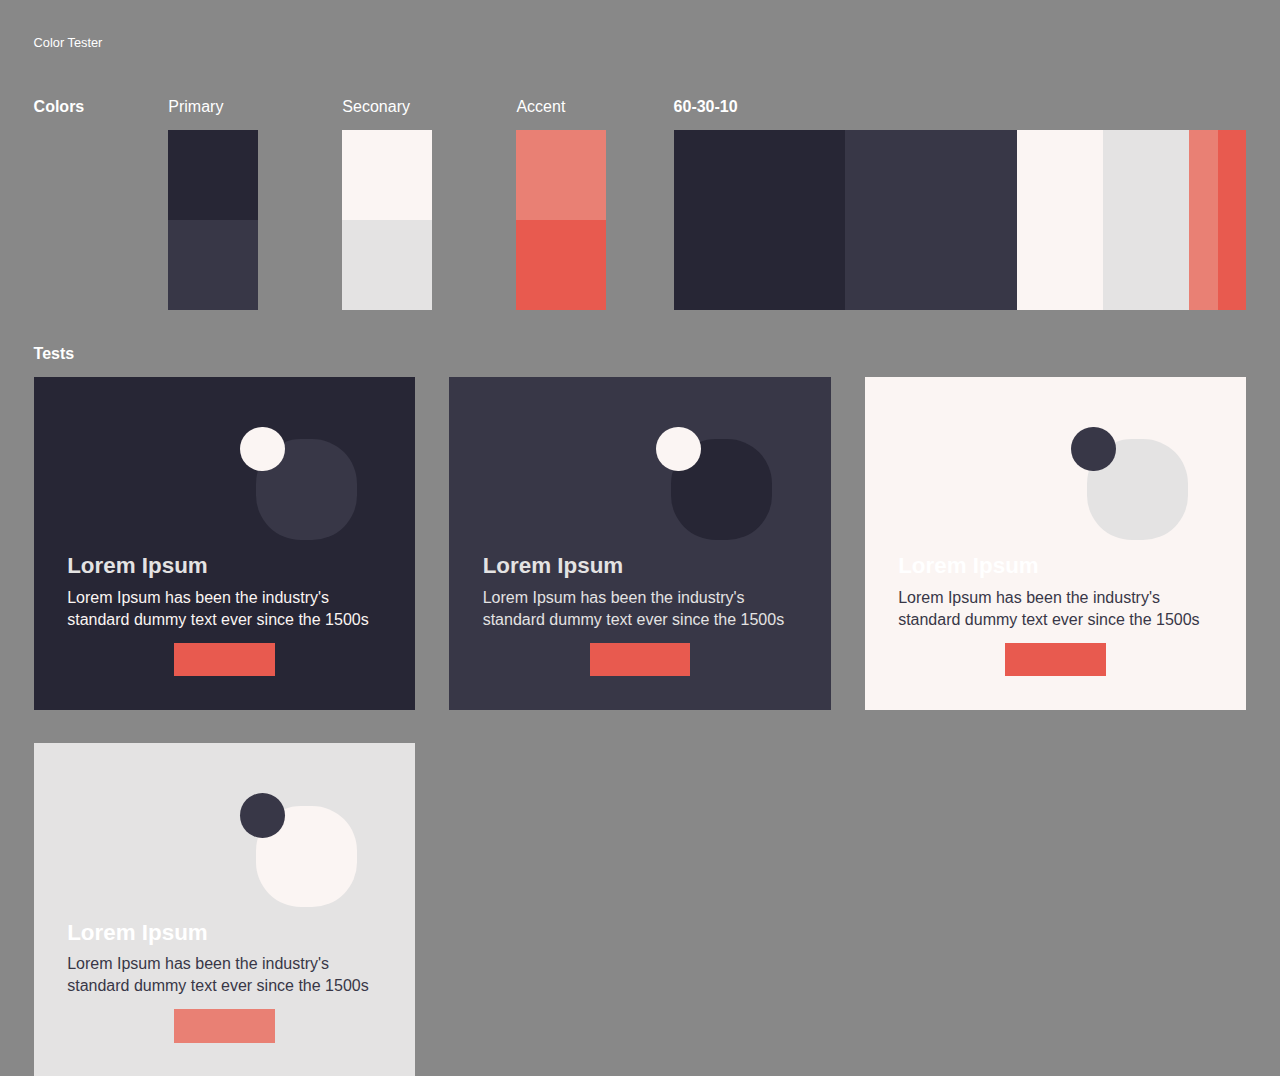
<file: 12c.01.02.color-tester/index.html>
<!DOCTYPE html>
<html lang="en">
  <head>
    <meta charset="UTF-8">
    <meta name="viewport" content="width=device-width, initial-scale=1.0">
    <meta http-equiv="X-UA-Compatible" content="ie=edge">
    <title>Color Tester</title>
    <!--Template adapted from https://www.freecodecamp.org/news/basic-html5-template-boilerplate-code-example/ -->
    <!--Lorem ipsum from https://www.lipsum.com/ -->
    <link rel="stylesheet" href="style.css">
  </head>
  <body>
    <header>
      <p class="small">Color Tester</p>
    </header>
    <main>
      <section id="colors">
        <article id="samples">
          <p class="bold">Colors</p>
          <div>
            <p>Primary</p>
            <div class="colorbox color1"></div>
            <div class="colorbox color2"></div>
          </div>
          <div>
            <p>Seconary</p>
            <div class="colorbox color3"></div>
            <div class="colorbox color4"></div>
          </div>
          <div>
            <p>Accent</p>
            <div class="colorbox color5"></div>
            <div class="colorbox color6"></div>
          </div>
        </article>
        <article id="rule">
          <p class="bold">60-30-10</p>
          <div class="percent100">
            <div class="percent30 color1"></div>
            <div class="percent30 color2"></div>
            <div class="percent15 color3"></div>
            <div class="percent15 color4"></div>
            <div class="percent5 color5"></div>
            <div class="percent5 color6"></div>
          </div>
        </article>
      </section>
      <section>
        <p class="bold">Tests</p>
      </section>
      <section id="tests">
        <article id="test1" class="test">
          <div class="circle1"></div>
          <div class="circle2"></div>
          <h2>Lorem Ipsum</h2>
          <p>
            Lorem Ipsum has been the industry's standard dummy text ever since the
            1500s
          </p>
          <div class="box"></div>
        </article>

        <article id="test2" class="test">
          <div class="circle1"></div>
          <div class="circle2"></div>
          <h2>Lorem Ipsum</h2>
          <p>
            Lorem Ipsum has been the industry's standard dummy text ever since the
            1500s
          </p>
          <div class="box"></div>
        </article>

        <article id="test3" class="test">
          <div class="circle1"></div>
          <div class="circle2"></div>
          <h2>Lorem Ipsum</h2>
          <p>
            Lorem Ipsum has been the industry's standard dummy text ever since the
            1500s
          </p>
          <div class="box"></div>
        </article>

        <article id="test4" class="test">
          <div class="circle1"></div>
          <div class="circle2"></div>
          <h2>Lorem Ipsum</h2>
          <p>
            Lorem Ipsum has been the industry's standard dummy text ever since the
            1500s
          </p>
          <div class="box"></div>
        </article>
      </section>
    </main>
  </body>
</html>
</file>
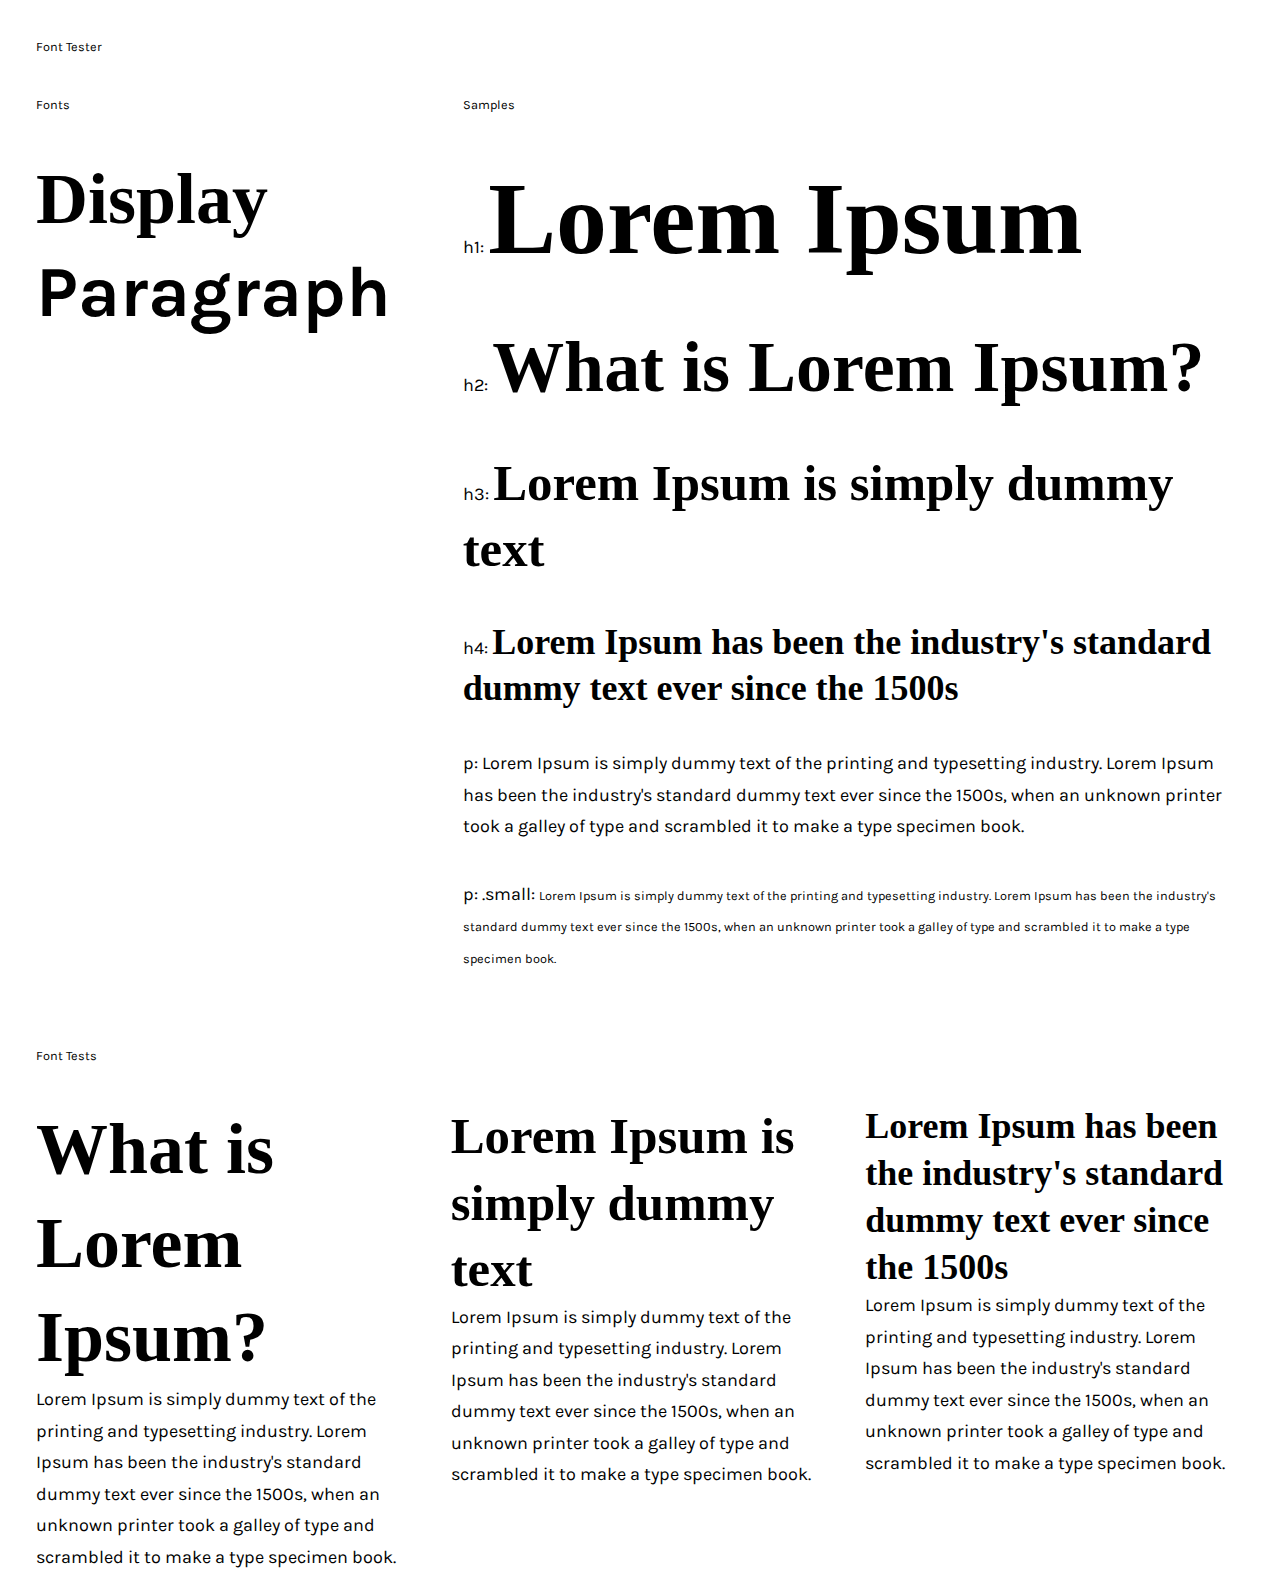
<file: 13c.01.01.font-tester/index.html>
<!DOCTYPE html>
<html lang="en">
  <head>
    <meta charset="UTF-8" />
    <meta name="viewport" content="width=device-width, initial-scale=1.0" />
    <meta http-equiv="X-UA-Compatible" content="ie=edge" />
    <title>Font Tester</title>
    <!--Template adapted from https://www.freecodecamp.org/news/basic-html5-template-boilerplate-code-example/ -->
    <!--Lorem ipsum from https://www.lipsum.com/ -->
    <link rel="preconnect" href="https://fonts.googleapis.com" />
    <link rel="preconnect" href="https://fonts.gstatic.com" crossorigin />
    <link
      href="https://fonts.googleapis.com/css2?family=Karla&family=Merriweather:wght@400;700&display=swap"
      rel="stylesheet"
    />
    <link rel="preconnect" href="https://fonts.googleapis.com" />
    <link href="https://api.fontshare.com/v2/css?f[]=gambetta@500,700&display=swap" rel="stylesheet" />
    <link rel="stylesheet" href="style.css" />
  </head>
  <body>
    <header>
      <p class="small">Font Tester</p>
    </header>
    <main>
      <section class="one_two_grid">
        <article id="fonts">
          <p class="small">Fonts</p>
          <div class="small_space"></div>
          <h2 class="display">Display</h2>
          <h2 class="paragraph">Paragraph</h2>
        </article>
        <article id="samples">
          <p class="small">Samples</p>
          <div class="small_space"></div>
          <p class="inline">h1:</p>
          <h1 class="inline">Lorem Ipsum</h1>
          <br />
          <div class="small_space"></div>
          <p class="inline">h2:</p>
          <h2 class="inline">What is Lorem Ipsum?</h2>
          <br />
          <div class="small_space"></div>
          <p class="inline">h3:</p>
          <h3 class="inline">Lorem Ipsum is simply dummy text</h3>
          <br />
          <div class="small_space"></div>
          <p class="inline">h4:</p>
          <h4 class="inline">Lorem Ipsum has been the industry's standard dummy text ever since the 1500s</h4>
          <br />
          <div class="small_space"></div>
          <p class="inline">p:</p>
          <p class="inline">
            Lorem Ipsum is simply dummy text of the printing and typesetting industry. Lorem Ipsum has been the
            industry's standard dummy text ever since the 1500s, when an unknown printer took a galley of type and
            scrambled it to make a type specimen book.
          </p>
          <br />
          <div class="small_space"></div>
          <p class="inline">p: .small:</p>
          <p class="inline small">
            Lorem Ipsum is simply dummy text of the printing and typesetting industry. Lorem Ipsum has been the
            industry's standard dummy text ever since the 1500s, when an unknown printer took a galley of type and
            scrambled it to make a type specimen book.
          </p>
          <div></div>
        </article>
      </section>
      <section>
        <div class="space"></div>
        <p class="small">Font Tests</p>
        <div class="small_space"></div>
      </section>
      <section class="one_one_one_grid">
        <div>
          <h2>What is Lorem Ipsum?</h2>
          <p>
            Lorem Ipsum is simply dummy text of the printing and typesetting industry. Lorem Ipsum has been the
            industry's standard dummy text ever since the 1500s, when an unknown printer took a galley of type and
            scrambled it to make a type specimen book.
          </p>
        </div>
        <div>
          <h3>Lorem Ipsum is simply dummy text</h3>
          <p>
            Lorem Ipsum is simply dummy text of the printing and typesetting industry. Lorem Ipsum has been the
            industry's standard dummy text ever since the 1500s, when an unknown printer took a galley of type and
            scrambled it to make a type specimen book.
          </p>
        </div>
        <div>
          <h4>Lorem Ipsum has been the industry's standard dummy text ever since the 1500s</h4>
          <p>
            Lorem Ipsum is simply dummy text of the printing and typesetting industry. Lorem Ipsum has been the
            industry's standard dummy text ever since the 1500s, when an unknown printer took a galley of type and
            scrambled it to make a type specimen book.
          </p>
        </div>
      </section>
    </main>
  </body>
</html>
</file>
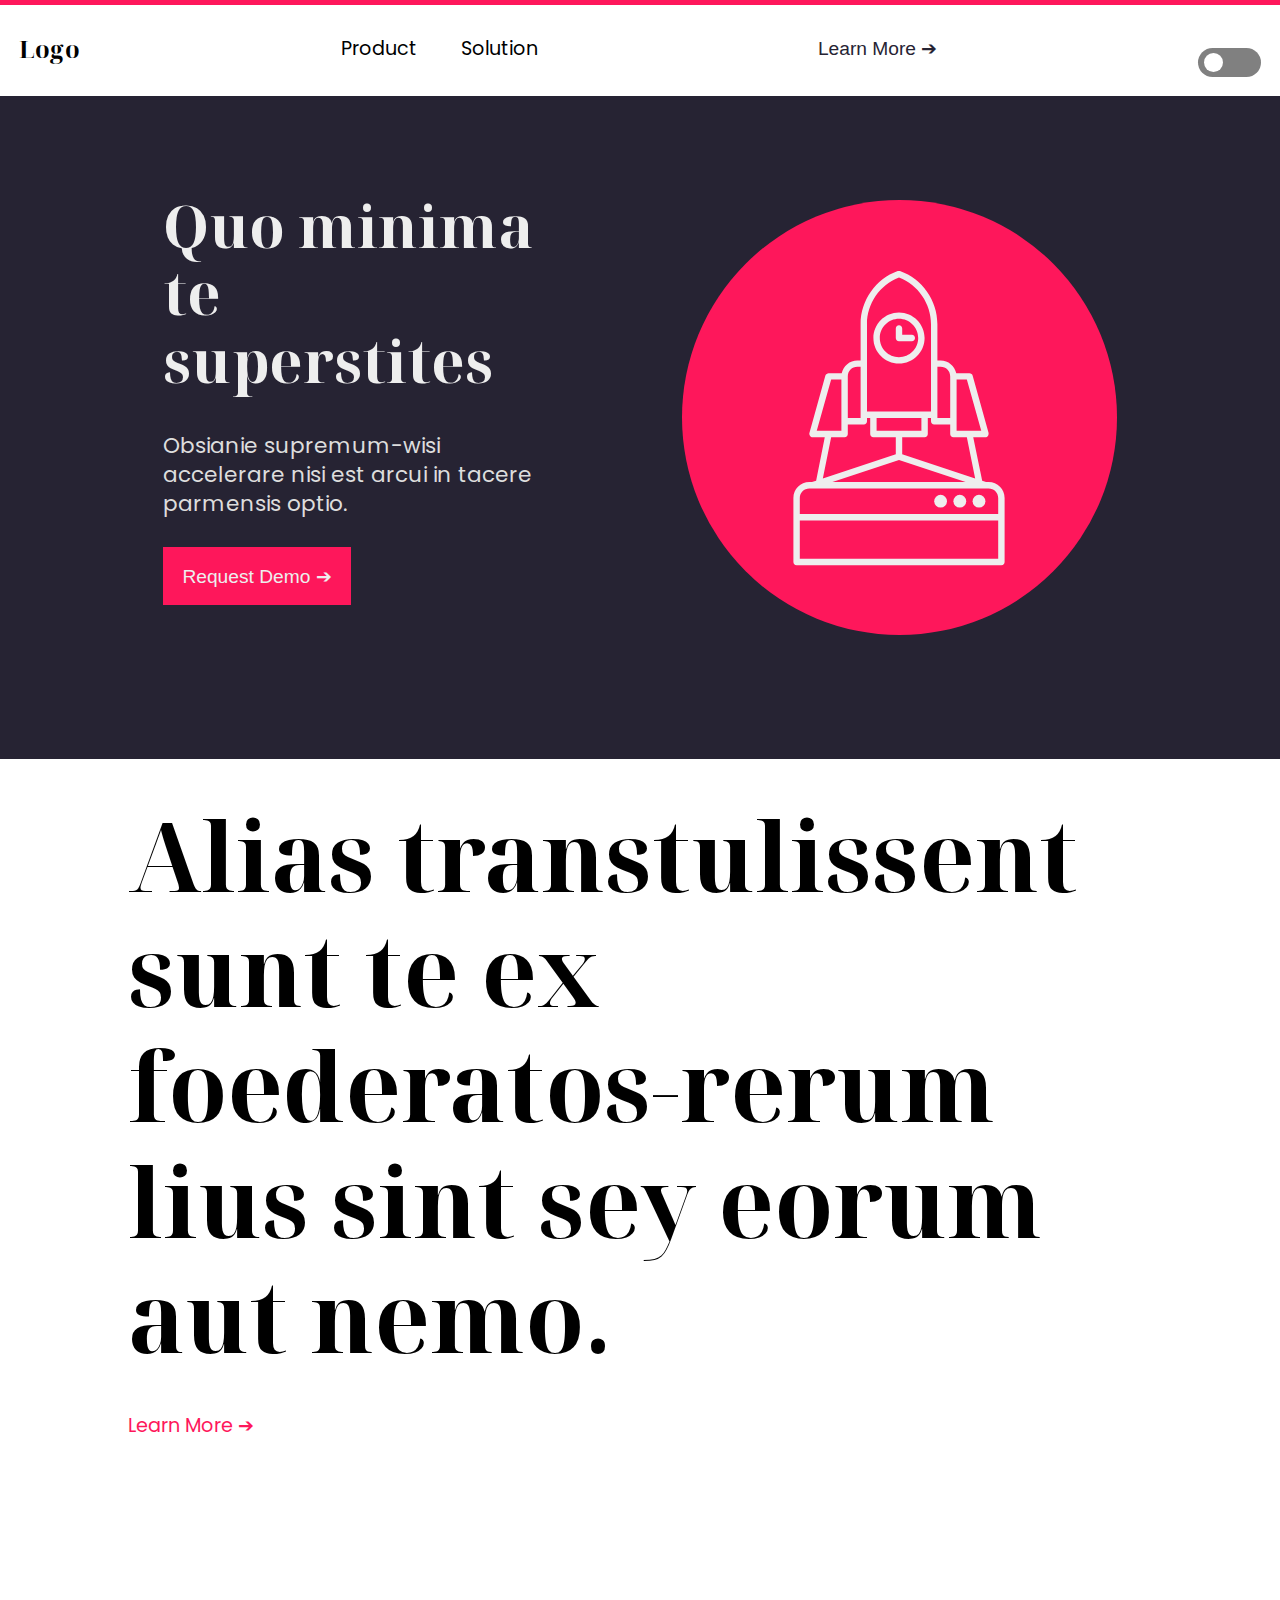
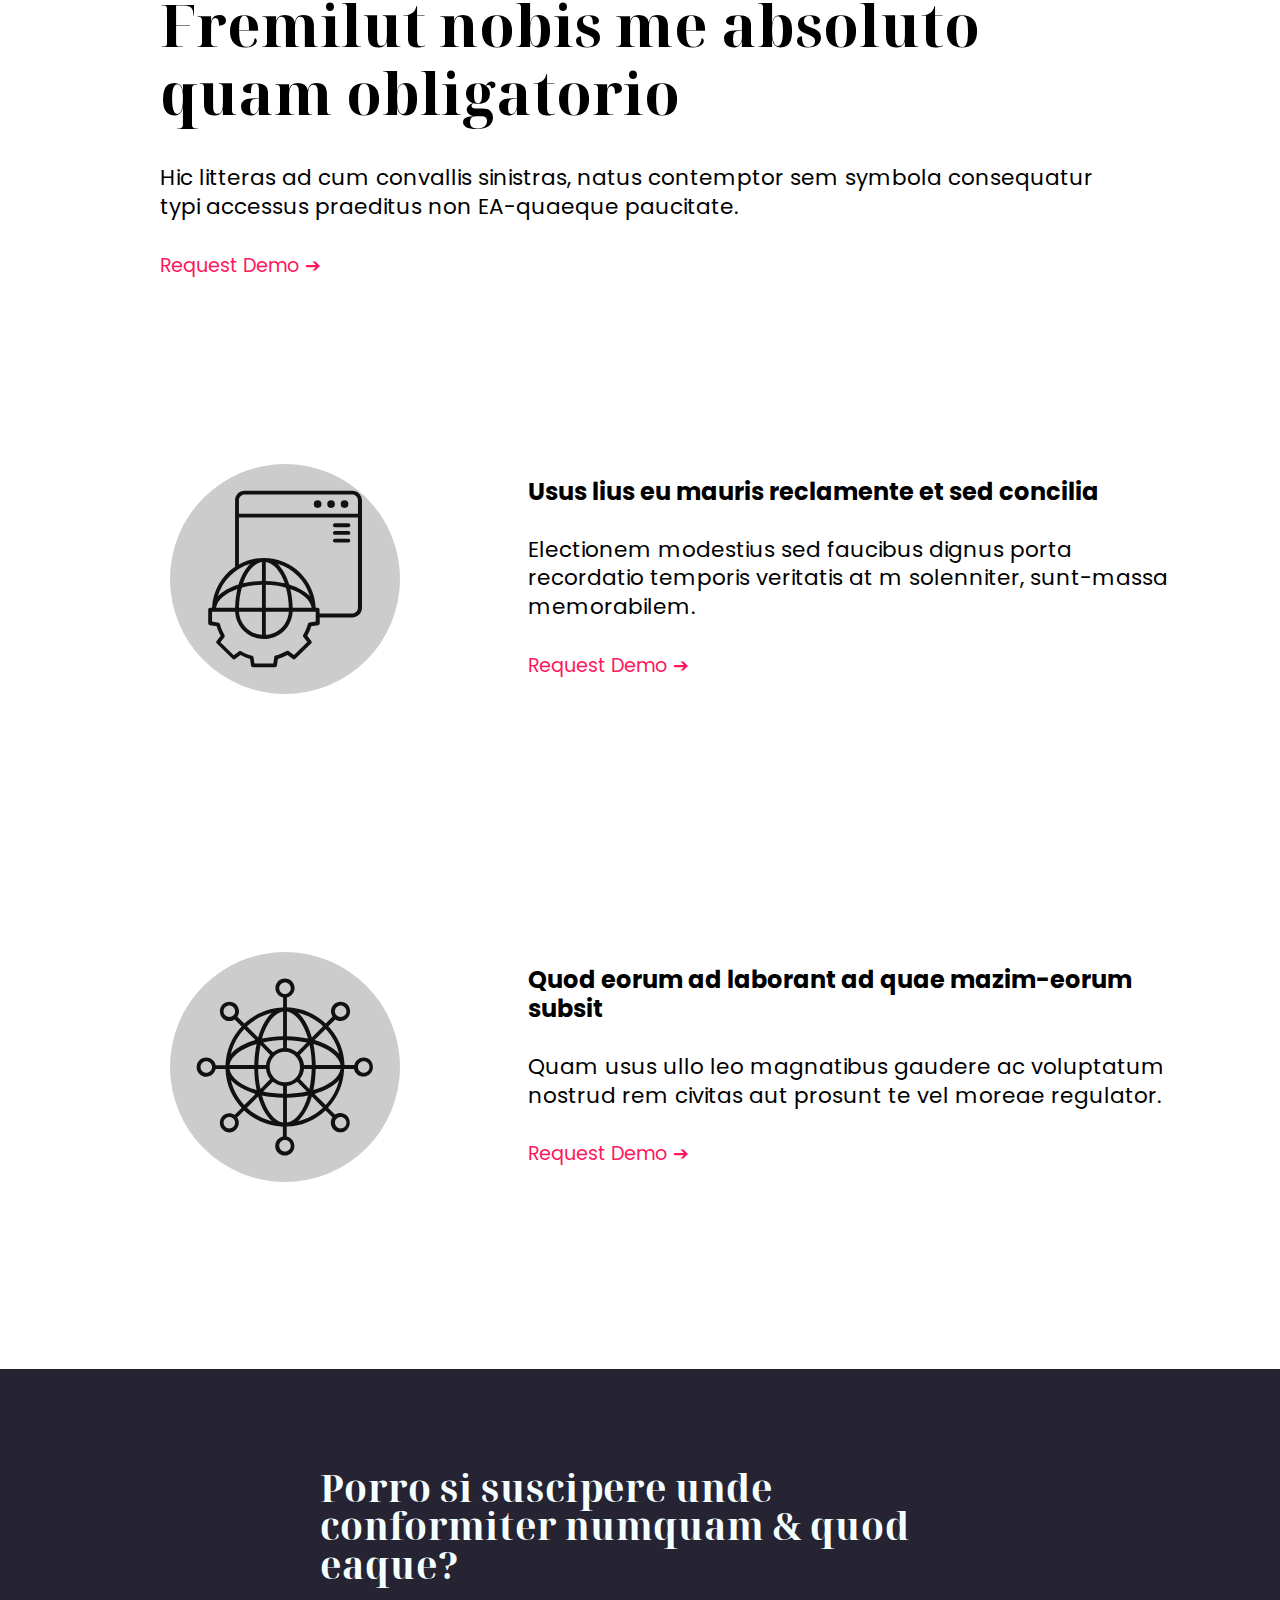
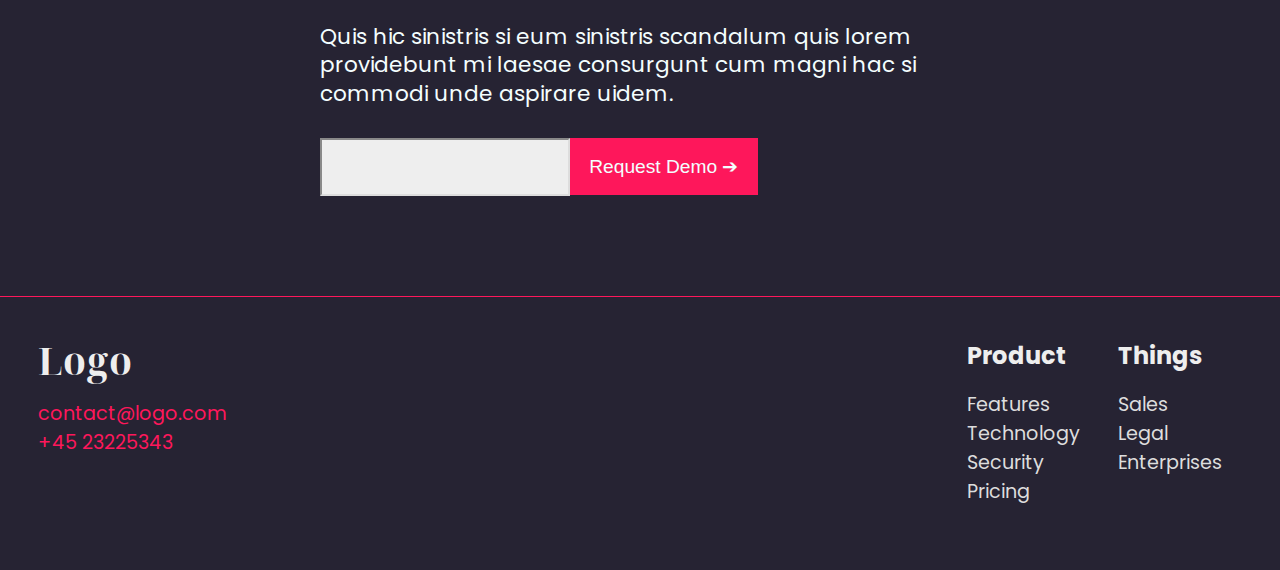
<file: 13c.01.02.colors-and-animations/index.html>
<!DOCTYPE html>
<html lang="en">
  <head>
    <meta charset="UTF-8" />
    <meta name="viewport" content="width=device-width, initial-scale=1.0" />
    <meta http-equiv="X-UA-Compatible" content="ie=edge" />
    <title>Color Assignment</title>
    <!-- Template adapted from https://www.freecodecamp.org/news/basic-html5-template-boilerplate-code-example/ -->
    <!-- Inspired by https://cequence.io/ & https://wage.numbered.studio/ for educational purpose-->
    <!-- Lorem Ipsum from https://loremizr.monkeymatt.com/ -->
    <!-- SVGs from https://www.svgrepo.com/ -->
    <link rel="preconnect" href="https://fonts.googleapis.com">
    <link rel="preconnect" href="https://fonts.gstatic.com" crossorigin>
    <link href="https://fonts.googleapis.com/css2?family=Noto+Serif+Display:wght@500&family=Poppins:wght@400;600&display=swap" rel="stylesheet">
    <link rel="stylesheet" href="style.css" />
  </head>
  <body>
    <div class="progress"></div>
    <nav>
        <a class="logo" href="index.html">Logo</a>
        <div>
          <ul>
            <li><a href="#product">Product</a></li>
            <li><a href="#solution">Solution</a></li>
          </ul>
        </div>
        <button type="button">Learn More &#x2794;</button>
        <div class="toggle-container">
          <input type="checkbox" id="switch" /><label for="switch">Toggle</label>
      </div>
      </ul>
    </nav>
    <header>
      <div class="header_text">
        <h1>Quo minima te superstites</h1>
        <p>
          Obsianie supremum-wisi accelerare nisi est arcui in tacere parmensis optio.
        </p>
        <button class="dark_button" type="button">Request Demo &#x2794;</button>
      </div>
      <div class="header_graphics">
        <object data="graphics/website-optimization-layout-svgrepo-com.svg"> </object>
      </div>
    </header>
    <main>
    <section class="highlight">
      <div>
        <h2>
          Alias transtulissent sunt te ex foederatos-rerum lius sint
          sey eorum aut nemo.
        </h2>
        <a>Learn More &#x2794;</a>
      </div>
    </section>
    <section id="product">
      <article class="article">
        <section class="product_text">
          <h2>Fremilut nobis me absoluto quam obligatorio</h3>
          <p>
            Hic litteras ad cum convallis sinistras, natus contemptor sem
            symbola consequatur typi accessus praeditus non EA-quaeque
            paucitate.
          </p>
          <a>Request Demo &#x2794;</a>
        </section>
      </article>
      <article class="article">
        <section class="product_graphics">
          <object data="graphics/website-configuration-setting-svgrepo-com.svg"> </object>
        </section>
        <section class="product_text">
          <h3>Usus lius eu mauris reclamente et sed concilia</h3>
          <p>
            Electionem modestius sed faucibus dignus porta recordatio temporis
            veritatis at m solenniter, sunt-massa memorabilem.
          </p>
          <a href="">Request Demo &#x2794;</a>
        </section>
      </article>
      <article class="article">
        <section class="product_graphics">
          <object data="graphics/website-network-server-svgrepo-com.svg"> </object>
        </section>
        <section class="product_text">
          <h3>
            Quod eorum ad laborant ad quae mazim-eorum subsit
          </h3>
          <p>
            Quam usus ullo leo magnatibus gaudere ac voluptatum nostrud rem
            civitas aut prosunt te vel moreae regulator.
          </p>
          <a href="">Request Demo &#x2794;</a>
        </section>
      </article>
    </section>
    
    <section id="request">
      <div>
        <h2>Porro si suscipere unde conformiter numquam & quod eaque?</h2>
        <p>
          Quis hic sinistris si eum sinistris scandalum quis lorem providebunt mi
          laesae consurgunt cum magni hac si commodi unde aspirare uidem.
        </p>
        <input type="text"></input><button type="button">Request Demo &#x2794;</button>
      </div>
    </section>
    </main>
    <footer>
      <section>
        <h2 class="logo">Logo</h2>
        <ul>
          <li><a href="">contact@logo.com</a></li>
          <li><a href="">+45 23225343</a></li>
        </ul>
      </section>
      <section class="left">
        <div>
          <h3>Product</h3>
          <ul>
            <li><a href="">Features</a></li>
            <li><a href="">Technology</a></li>
            <li><a href="">Security</a></li>
            <li><a href="">Pricing</a></li>
          </ul>
        </div>
        <div>
          <h3>Things</h3>
          <ul>
            <li><a href="">Sales</a></li>
            <li><a href="">Legal</a></li>
            <li><a href="">Enterprises</a></li>
          </ul>
        </div>
      </section>
    </footer>
    <script type="module" src="script.js"></script>
  </body>
</html>
</file>
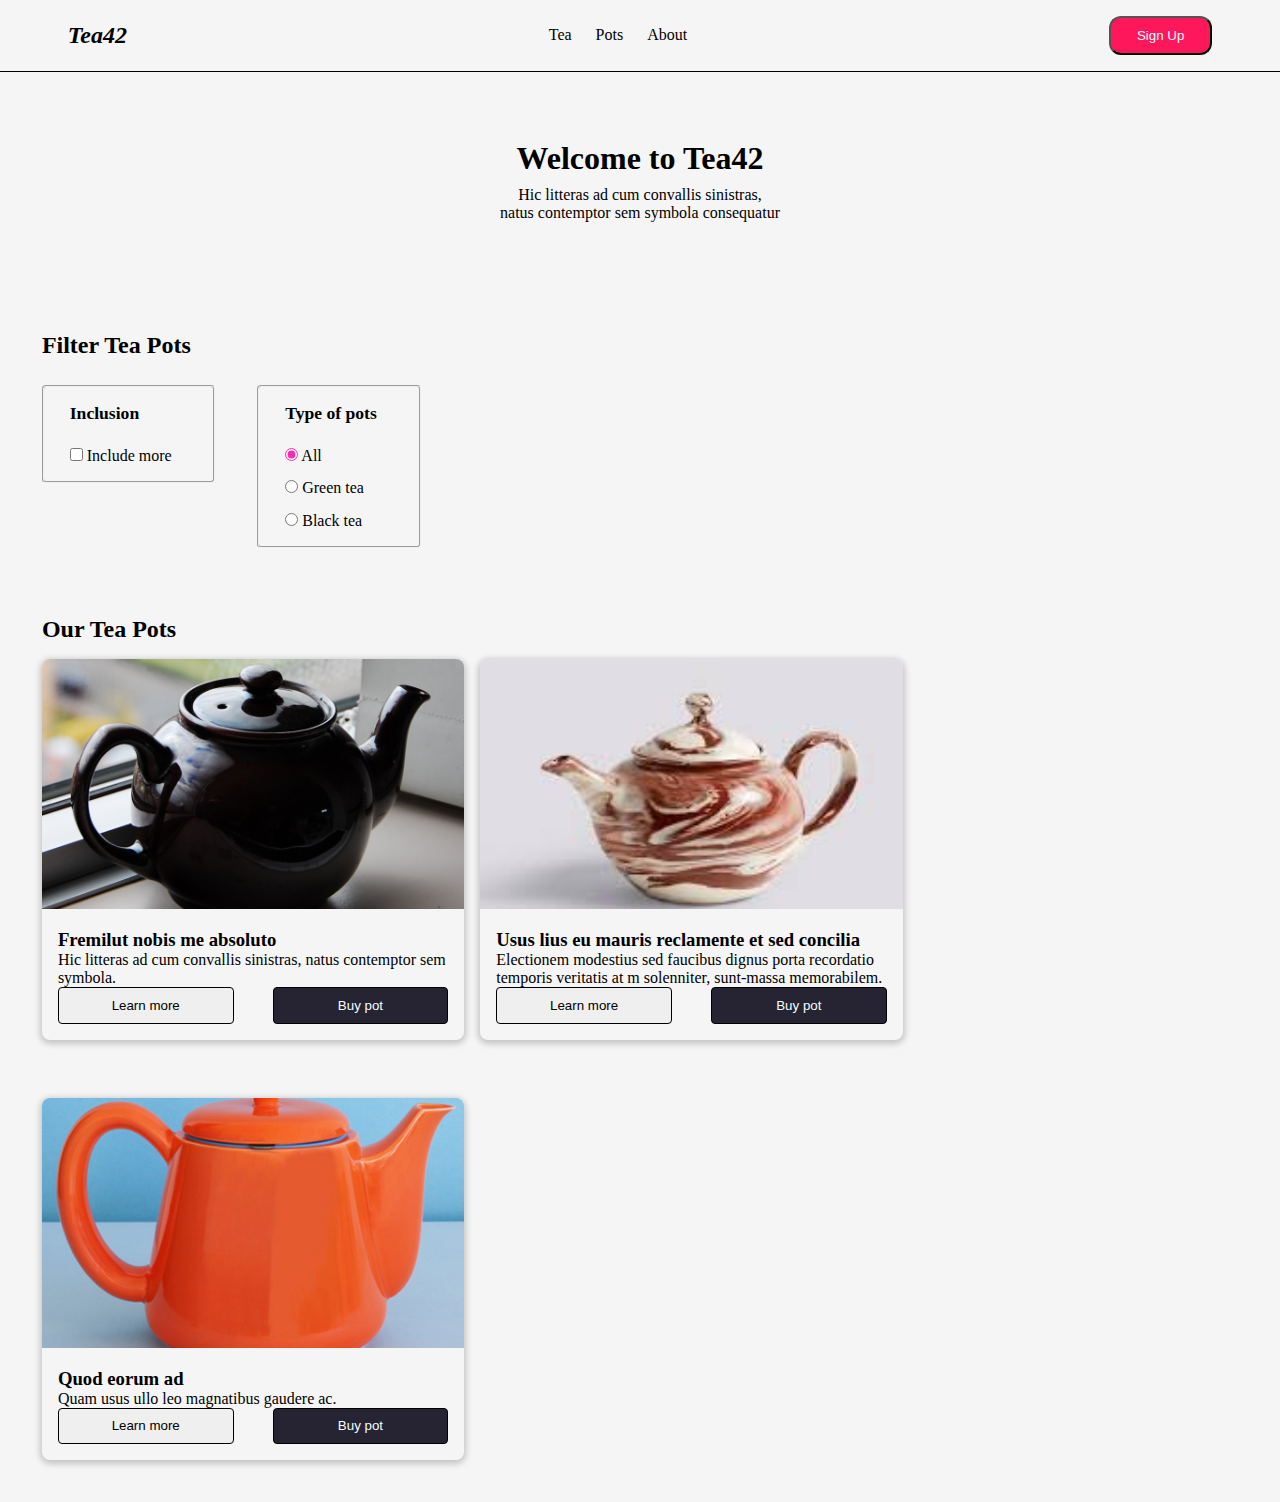
<file: 13c.02.01.ui-components/index.html>
<!DOCTYPE html>
<html lang="en">
  <head>
    <meta charset="UTF-8" />
    <meta name="viewport" content="width=device-width, initial-scale=1.0" />
    <meta http-equiv="X-UA-Compatible" content="ie=edge" />
    <title>Template</title>
    <!--Template adapted from https://www.freecodecamp.org/news/basic-html5-template-boilerplate-code-example/ -->
    <link rel="stylesheet" href="style.css" />
  </head>
  <body>
    <header>
      <nav>
        <div id="logo"><em>Tea42</em></div>
        <div class="nav_links">
          <ul>
            <li>Tea</li>
            <li>Pots</li>
            <li>About</li>
          </ul>
        </div>
        <input id="nav_button" type="button" value="Sign Up" />
      </nav>
      <section>
        <h1>Welcome to Tea42</h1>
        <p>Hic litteras ad cum convallis sinistras, natus contemptor sem symbola consequatur</p>
      </section>
    </header>
    <section id="selection">
      <h2>Filter Tea Pots</h2>
      <form>
        <fieldset>
          <legend><span>Inclusion</span></legend>
          <label><input type="checkbox" name="include" id="include" /> Include more</label>
        </fieldset>
        <fieldset>
          <legend>Type of pots</legend>
          <label><input type="radio" name="type" id="all" value="all" checked /> All</label><br />
          <label><input type="radio" name="type" id="lorm" value="lorem" /> Green tea</label><br />
          <label><input type="radio" name="type" id="ipsum" value="ipsum" /> Black tea</label>
        </fieldset>
      </form>
    </section>
    <section id="cards">
      <h2>Our Tea Pots</h2>
      <div class="card">
        <div class="card_media">
          <img src="imgs/tea01.jpeg" alt="" />
        </div>
        <div class="card_text">
          <h3>Fremilut nobis me absoluto</h3>
          <p>Hic litteras ad cum convallis sinistras, natus contemptor sem symbola.</p>
          <input type="button" value="Learn more" />
          <input type="button" value="Buy pot" />
        </div>
      </div>
      <div class="card">
        <div class="card_media">
          <img src="imgs/tea02.jpeg" alt="" />
        </div>
        <div class="card_text">
          <h3>Usus lius eu mauris reclamente et sed concilia</h3>
          <p>
            Electionem modestius sed faucibus dignus porta recordatio temporis veritatis at m solenniter, sunt-massa
            memorabilem.
          </p>
          <input type="button" value="Learn more" />
          <input type="button" value="Buy pot" />
        </div>
      </div>
      <div class="card">
        <div class="card_media">
          <img src="imgs/tea03.jpeg" alt="" />
        </div>
        <div class="card_text">
          <h3>Quod eorum ad</h3>
          <p>Quam usus ullo leo magnatibus gaudere ac.</p>
          <input type="button" value="Learn more" />
          <input type="button" value="Buy pot" />
        </div>
      </div>
    </section>
  </body>
</html>
</file>
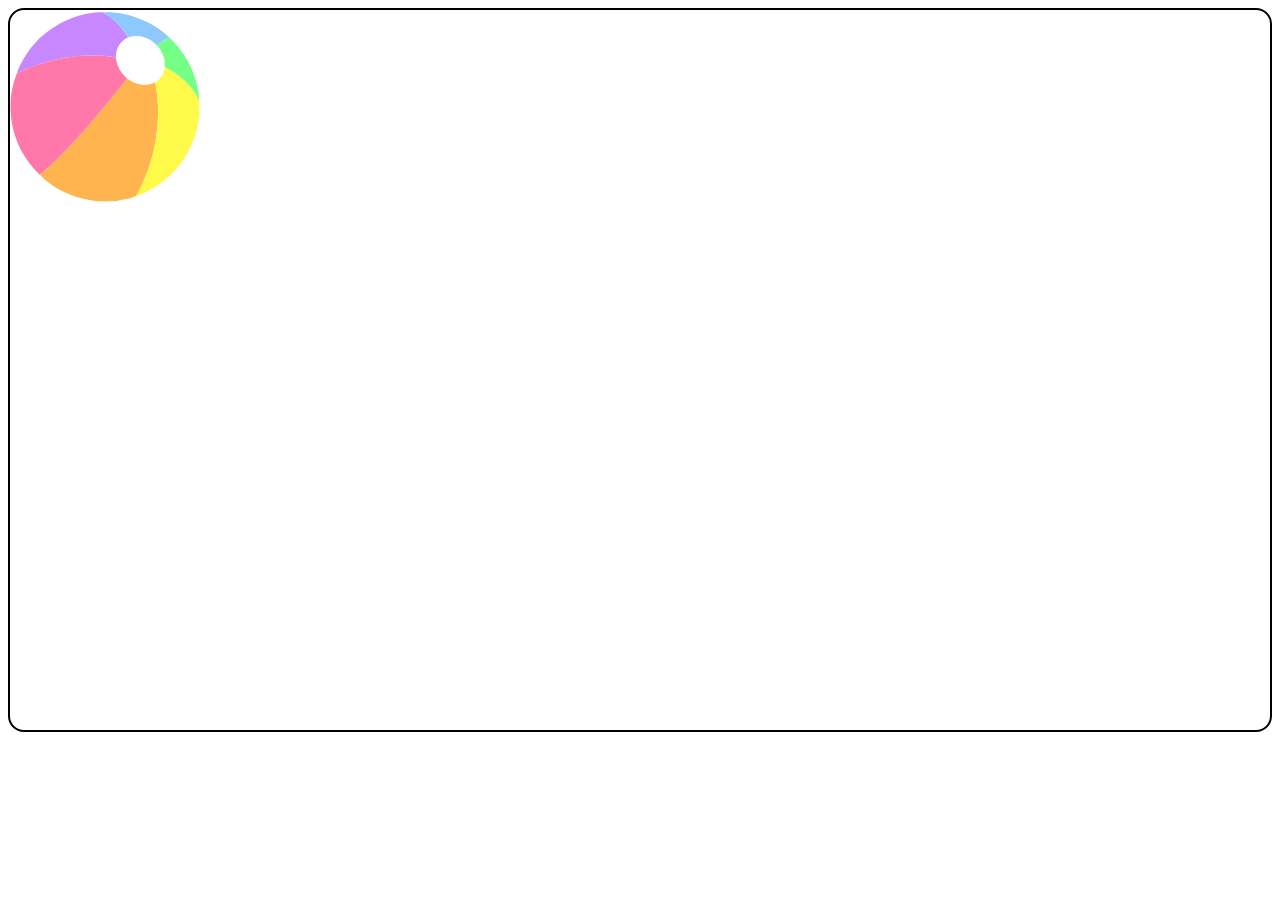
<file: webanimations - exercises/1_css_bouncing.html>
<!DOCTYPE html>
<html lang="en">
<head>
  <meta charset="UTF-8">
  <meta http-equiv="X-UA-Compatible" content="IE=edge">
  <meta name="viewport" content="width=device-width, initial-scale=1.0">
  <title>Bouncing Ball - simple CSS</title>
  <link rel="stylesheet" href="common.css">
  <link rel="stylesheet" href="1_css_bouncing.css">
</head>
<body>
  
  <div id="stage">
    <svg id="ball" class="bounce" xmlns="http://www.w3.org/2000/svg" viewBox="0 0 640 640"><defs><style>.cls-1{fill:#fff;}.cls-2{fill:#ffb450;}.cls-3{fill:#ff78a9;}.cls-4{fill:#fffa4a;}.cls-5{fill:#c788ff;}.cls-6{fill:#76ff86;}.cls-7{fill:#8dc9ff;}</style></defs><title>beachball</title><path class="cls-1" d="M516.33,186.3a27.57,27.57,0,0,0-.26,3.85,77.57,77.57,0,0,1-5,19.59,63.42,63.42,0,0,1-26.25,30.45c-.47.29-.93.6-1.4.91a87.76,87.76,0,0,1-10.89,4.76,73.07,73.07,0,0,1-15.17,3.35,78.25,78.25,0,0,1-15.9.21,91,91,0,0,1-26.7-6.72,100.83,100.83,0,0,1-24.26-14.51c-.26-.21-.54-.38-.82-.57-3.39-3-6.73-6.07-9.85-9.38a102.29,102.29,0,0,1-14.54-19.68,94.39,94.39,0,0,1-10-25.41,72.29,72.29,0,0,1-2-13.26c0-.61-.17-1.22-.26-1.83a79.49,79.49,0,0,1,.34-10.58,70.19,70.19,0,0,1,5.3-21.58,63.7,63.7,0,0,1,15.45-22,62.48,62.48,0,0,1,18.89-12,4.05,4.05,0,0,0,1-.54c2.28-.71,4.55-1.46,6.85-2.1a69.56,69.56,0,0,1,11.1-2.16c1.38-.16,2.76-.26,4.15-.32.11-.17.24-.18.37,0h1a.44.44,0,0,1,.42-.21l5.93,0a.38.38,0,0,1,.42.2,77.21,77.21,0,0,1,20.08,3.23,93.79,93.79,0,0,1,23.26,10.18,102.33,102.33,0,0,1,18,13.87,34.81,34.81,0,0,0,3.77,3.51,31.19,31.19,0,0,0,3.57,4.2,101.24,101.24,0,0,1,14.09,21.43,92.1,92.1,0,0,1,8.15,25.32A85.67,85.67,0,0,1,516.33,186.3Z"/><path class="cls-2" d="M493.26,353.44c-.11,5.15-.52,10.29-.43,15.45a4.1,4.1,0,0,1,0,.5,72.4,72.4,0,0,0-.64,9.19,11.43,11.43,0,0,1,0,1.17c-.32,3.61-.56,7.23-1,10.83-.19,1.5-.09,3-.36,4.5-.6,3.36-.72,6.76-1.2,10.13-.39,2.81-.66,5.64-1.06,8.46-.68,4.91-1.3,9.83-2.09,14.72-.92,5.78-1.92,11.55-3,17.29q-2.88,15-6.51,29.74c-1.09,4.4-2.3,8.75-3.44,13.13q-3.23,12.33-7.16,24.45c-2.18,6.76-4.37,13.53-6.81,20.2-1.9,5.2-3.76,10.42-5.78,15.57q-5.06,12.88-10.65,25.55c-3.06,7-6.29,13.86-9.59,20.72-3,6.16-6.16,12.21-9.26,18.3-.18.35-.42.66-.59,1q-1.49,2.91-2.95,5.82A108,108,0,0,1,410,623.79c-9.07,2.81-18.25,5.25-27.55,7.22q-10.06,2.15-20.26,3.66c-6.24.93-12.51,1.7-18.8,2.23-4.29.35-8.59.6-12.89.82-8.62.45-17.23.4-25.84.13-6.76-.22-13.5-.78-20.23-1.47a306.58,306.58,0,0,1-62.09-12.87c-8.11-2.57-16-5.77-23.85-9-11.18-4.59-22.15-9.65-32.86-15.27-7.24-3.79-14.2-8.07-21.06-12.53a293.61,293.61,0,0,1-29-21.44A106.92,106.92,0,0,1,99,547.68a2,2,0,0,1,.86-1c3.54-2.55,7-5.18,10.45-7.87,6.39-5,12.59-10.21,18.69-15.54,4.55-4,9-8,13.45-12.14,4.08-3.76,8.09-7.58,12.08-11.42,3.18-3.08,6.3-6.22,9.43-9.35,10.18-10.18,20.35-20.36,30.17-30.89,3.32-3.56,6.69-7.08,10-10.67,4.76-5.2,9.59-10.33,14.38-15.51,2.43-2.63,4.83-5.28,7.23-7.95q5.66-6.3,11.3-12.63c2-2.21,3.95-4.41,5.91-6.64q4.65-5.29,9.28-10.6c1.73-2,3.48-3.94,5.2-5.93,2.75-3.17,5.47-6.36,8.22-9.53,1.64-1.9,3.31-3.79,4.95-5.7,2.36-2.76,4.69-5.55,7-8.32s4.54-5.25,6.77-7.9c3.32-3.93,6.6-7.89,9.91-11.83,3.16-3.77,6.36-7.51,9.51-11.29,4.18-5,8.33-10.09,12.5-15.13,3.45-4.18,6.94-8.34,10.37-12.54,3.72-4.54,7.39-9.12,11.08-13.68,4.58-5.65,9.21-11.26,13.75-16.93s9.11-11.48,13.65-17.23c6.49-8.2,13-16.38,19.43-24.62,1.82-2.33,3.94-4.46,5.11-7.24.28.19.56.36.82.57a100.83,100.83,0,0,0,24.26,14.51,91,91,0,0,0,26.7,6.72,78.25,78.25,0,0,0,15.9-.21,73.07,73.07,0,0,0,15.17-3.35,87.76,87.76,0,0,0,10.89-4.76c.19.81.37,1.63.57,2.44,1.43,5.85,2.42,11.8,3.39,17.74.71,4.28,1.35,8.58,1.86,12.9s1.07,8.51,1.55,12.78c.4,3.6.72,7.21,1,10.82q.36,4.59.64,9.19c.27,4.06.46,8.14.67,12.21.23,4.47.19,8.95.32,13.43C493.66,339.55,493.42,346.5,493.26,353.44Z"/><path class="cls-3" d="M389.7,227.62c-1.17,2.78-3.29,4.91-5.11,7.24-6.43,8.24-12.94,16.42-19.43,24.62-4.54,5.75-9.06,11.52-13.65,17.23s-9.17,11.28-13.75,16.93c-3.69,4.56-7.36,9.14-11.08,13.68-3.43,4.2-6.92,8.36-10.37,12.54-4.17,5-8.32,10.1-12.5,15.13-3.15,3.78-6.35,7.52-9.51,11.29-3.31,3.94-6.59,7.9-9.91,11.83-2.23,2.65-4.52,5.26-6.77,7.9s-4.68,5.56-7,8.32c-1.64,1.91-3.31,3.8-4.95,5.7-2.75,3.17-5.47,6.36-8.22,9.53-1.72,2-3.47,3.95-5.2,5.93q-4.64,5.29-9.28,10.6c-2,2.23-3.94,4.43-5.91,6.64q-5.66,6.33-11.3,12.63c-2.4,2.67-4.8,5.32-7.23,7.95-4.79,5.18-9.62,10.31-14.38,15.51-3.29,3.59-6.66,7.11-10,10.67-9.82,10.53-20,20.71-30.17,30.89-3.13,3.13-6.25,6.27-9.43,9.35-4,3.84-8,7.66-12.08,11.42-4.43,4.09-8.9,8.16-13.45,12.14-6.1,5.33-12.3,10.55-18.69,15.54-3.44,2.69-6.91,5.32-10.45,7.87a2,2,0,0,0-.86,1c-1.15.45-1.92-.22-2.64-.93-3-3-6.08-6-9-9-2.62-2.76-5.11-5.64-7.64-8.49-6.08-6.89-11.76-14.11-17.22-21.5a343.82,343.82,0,0,1-22.76-35.29,257.47,257.47,0,0,1-13-26.91c-3.15-7.49-6-15.08-8.6-22.79A312.87,312.87,0,0,1,7.65,383c-1.31-6.87-2.48-13.76-3.35-20.7q-1.06-8.42-1.69-16.87c-.31-4.13-.46-8.27-.68-12.41-.31-5.66-.34-11.33-.16-17,.17-5.48.36-11,.79-16.44q.51-6.45,1.19-12.88c.43-4.11,1-8.21,1.65-12.31.75-4.92,1.55-9.84,2.65-14.69a323.29,323.29,0,0,1,13.23-43.51A70.25,70.25,0,0,1,24.19,209c0,.38-.09.79.16,1.17a2.69,2.69,0,0,0,1.21-.47c2.57-1.24,5.12-2.51,7.7-3.74,7.76-3.72,15.66-7.14,23.62-10.42C68,191,79.35,186.78,90.76,182.86c7.72-2.64,15.5-5.06,23.32-7.39S129.64,171,137.47,169c9.07-2.33,18.21-4.4,27.38-6.29,6-1.24,12-2.39,18.06-3.41s12.31-2,18.49-2.85c4.91-.67,9.83-1.27,14.75-1.89,3.81-.48,7.66-.66,11.48-1.11,1.44-.17,2.89-.18,4.33-.34,4.21-.49,8.45-.69,12.67-.94q6.85-.39,13.71-.65c2.35-.1,4.7-.06,7.05-.08l.37,0c10.41.1,20.82-.12,31.22.41.11.18.23.18.36,0a25.84,25.84,0,0,1,2.65.26h.37c3.29.1,6.56.42,9.84.65s6.44.55,9.67.8c1.33.1,2.66.21,4,.37,3.26.39,6.51.82,9.77,1.25,2.87.37,5.74.74,8.61,1.16l5.36.82L353,158h0l.06.06.1,0c.09.61.23,1.22.26,1.83a72.29,72.29,0,0,0,2,13.26,94.39,94.39,0,0,0,10,25.41,102.29,102.29,0,0,0,14.54,19.68C383,221.55,386.31,224.61,389.7,227.62Z"/><path class="cls-4" d="M631.19,337.73c-.28,6.32-.8,12.62-1.52,18.91-.67,5.79-1.43,11.55-2.37,17.3-1.48,9.06-3.39,18-5.66,26.93a313.44,313.44,0,0,1-17.31,49.76,316.65,316.65,0,0,1-73.14,102.85,311.08,311.08,0,0,1-37.33,29.88,313,313,0,0,1-71.62,36.37,4.11,4.11,0,0,1-1.61.44q1.47-2.91,2.95-5.82c.17-.35.41-.66.59-1,3.1-6.09,6.3-12.14,9.26-18.3,3.3-6.86,6.53-13.75,9.59-20.72q5.58-12.68,10.65-25.55c2-5.15,3.88-10.37,5.78-15.57,2.44-6.67,4.63-13.44,6.81-20.2q3.92-12.12,7.16-24.45c1.14-4.38,2.35-8.73,3.44-13.13q3.64-14.78,6.51-29.74c1.12-5.74,2.12-11.51,3-17.29.79-4.89,1.41-9.81,2.09-14.72.4-2.82.67-5.65,1.06-8.46.48-3.37.6-6.77,1.2-10.13.27-1.47.17-3,.36-4.5.46-3.6.7-7.22,1-10.83a11.43,11.43,0,0,0,0-1.17,72.4,72.4,0,0,1,.64-9.19,4.1,4.1,0,0,0,0-.5c-.09-5.16.32-10.3.43-15.45.16-6.94.4-13.89.19-20.83-.13-4.48-.09-9-.32-13.43-.21-4.07-.4-8.15-.67-12.21q-.29-4.61-.64-9.19c-.29-3.61-.61-7.22-1-10.82-.48-4.27-1.05-8.52-1.55-12.78s-1.15-8.62-1.86-12.9c-1-5.94-2-11.89-3.39-17.74-.2-.81-.38-1.63-.57-2.44.47-.31.93-.62,1.4-.91a63.42,63.42,0,0,0,26.25-30.45,77.57,77.57,0,0,0,5-19.59c2.77,1.22,5.41,2.68,8.08,4.09a272.87,272.87,0,0,1,31.78,19.7,255.67,255.67,0,0,1,26.51,21.87,238.52,238.52,0,0,1,22.38,24.32,216.36,216.36,0,0,1,23.65,36.22,24,24,0,0,0,2.13,4h0a2.65,2.65,0,0,0,.11.3,5.89,5.89,0,0,1,.15.82c.12,4.31.5,8.62.51,12.93,0,1.9.17,3.8.2,5.71C631.68,326,631.44,331.85,631.19,337.73Z"/><path class="cls-5" d="M394.14,91.41a4.05,4.05,0,0,1-1,.54,62.48,62.48,0,0,0-18.89,12,63.7,63.7,0,0,0-15.45,22,70.19,70.19,0,0,0-5.3,21.58,79.49,79.49,0,0,0-.34,10.58.29.29,0,0,0-.16,0h0l-5.36-.85-5.36-.82c-2.87-.42-5.74-.79-8.61-1.16-3.26-.43-6.51-.86-9.77-1.25-1.33-.16-2.66-.27-4-.37-3.23-.25-6.44-.57-9.67-.8s-6.55-.55-9.84-.65c-.11-.16-.24-.17-.37,0a25.84,25.84,0,0,0-2.65-.26H297c-10.4-.53-20.81-.31-31.22-.41-.13-.16-.25-.14-.37,0-2.35,0-4.7,0-7.05.08q-6.85.25-13.71.65c-4.22.25-8.46.45-12.67.94-1.44.16-2.89.17-4.33.34-3.82.45-7.67.63-11.48,1.11-4.92.62-9.84,1.22-14.75,1.89q-9.27,1.28-18.49,2.85c-6,1-12.06,2.17-18.06,3.41-9.17,1.89-18.31,4-27.38,6.29-7.83,2-15.64,4.14-23.39,6.46s-15.6,4.75-23.32,7.39C79.35,186.78,68,191,56.88,195.57c-8,3.28-15.86,6.7-23.62,10.42-2.58,1.23-5.13,2.5-7.7,3.74a2.69,2.69,0,0,1-1.21.47c-.25-.38-.13-.79-.16-1.17a23.35,23.35,0,0,0,.51-2.46c.33-3.52,1.76-6.69,3.16-9.86,2.51-5.69,5.09-11.35,7.93-16.89,4.85-9.47,10.09-18.73,15.83-27.7q6.3-9.85,13.29-19.2,5.48-7.33,11.4-14.31,6.21-7.29,12.78-14.25c2.89-3,5.8-6.08,8.84-9,4.95-4.7,10-9.31,15.19-13.73a317.86,317.86,0,0,1,25.46-19.47,314.41,314.41,0,0,1,68-35.32,325.3,325.3,0,0,1,38.14-11.57q11.15-2.67,22.48-4.44C272.81,10,278.39,9.21,284,8.69c4.06-.38,8.11-.78,12.18-1,1.72-.12,3.46-.16,5.18-.31l.33,0h1a.31.31,0,0,0,.36-.18l2,0c.11.15.21.14.3,0l2.36,0c.37.63,1.06.79,1.65,1.08a152.46,152.46,0,0,1,17.23,10c4.19,2.78,8.21,5.78,12.18,8.88a164.49,164.49,0,0,1,13.05,11.25c5.51,5.32,11,10.71,16,16.54,2.94,3.44,5.84,6.91,8.61,10.48A254.49,254.49,0,0,1,394.14,91.41Z"/><path class="cls-6" d="M630.61,300.29v0h0a24,24,0,0,1-2.13-4,216.36,216.36,0,0,0-23.65-36.22,238.52,238.52,0,0,0-22.38-24.32,255.67,255.67,0,0,0-26.51-21.87,272.87,272.87,0,0,0-31.78-19.7c-2.67-1.41-5.31-2.87-8.08-4.09a27.57,27.57,0,0,1,.26-3.85,85.67,85.67,0,0,0-1-17.74,92.1,92.1,0,0,0-8.15-25.32,101.24,101.24,0,0,0-14.09-21.43,31.19,31.19,0,0,1-3.57-4.2c.53-.4,1.08-.78,1.58-1.23A114.49,114.49,0,0,1,500.4,109a123.66,123.66,0,0,1,20-11.31,60.64,60.64,0,0,1,12.43-4.47c1.2,1.08,2.45,2.12,3.6,3.26a316.69,316.69,0,0,1,87.68,158c1.72,7.75,3.15,15.56,4.24,23.43.95,6.82,1.81,13.65,2.27,20.52C630.64,299.07,630.61,299.68,630.61,300.29Z"/><path class="cls-7" d="M532.81,93.22a60.64,60.64,0,0,0-12.43,4.47,123.66,123.66,0,0,0-20,11.31,114.49,114.49,0,0,0-9.33,7.38c-.5.45-1.05.83-1.58,1.23a34.81,34.81,0,0,1-3.77-3.51,102.33,102.33,0,0,0-18-13.87,93.79,93.79,0,0,0-23.26-10.18,77.21,77.21,0,0,0-20.08-3.23.38.38,0,0,0-.42-.2l-5.93,0a.44.44,0,0,0-.42.21h-1c-.13-.16-.26-.15-.37,0-1.39.06-2.77.16-4.15.32A69.56,69.56,0,0,0,401,89.31c-2.3.64-4.57,1.39-6.85,2.1a254.49,254.49,0,0,0-17.74-26c-2.77-3.57-5.67-7-8.61-10.48-5-5.83-10.45-11.22-16-16.54a164.49,164.49,0,0,0-13.05-11.25c-4-3.1-8-6.1-12.18-8.88a152.46,152.46,0,0,0-17.23-10c-.59-.29-1.28-.45-1.65-1.08l12-.09,2.16,0,.35,0,3.7,0a2.34,2.34,0,0,0,2.36,0c1.24-.1,2.43.42,3.67.25l.35,0c4.07.26,8.15.39,12.2.8,6,.61,12.08,1.3,18.09,2.2A313.72,313.72,0,0,1,429.64,28,320.46,320.46,0,0,1,462,42.68c8.44,4.4,16.64,9.2,24.66,14.33,7.73,5,15.2,10.28,22.48,15.87q7.32,5.61,14.24,11.74c2.63,2.35,5.28,4.67,7.9,7A6.59,6.59,0,0,1,532.81,93.22Z"/></svg>
  </div>

</body>
</html>
</file>
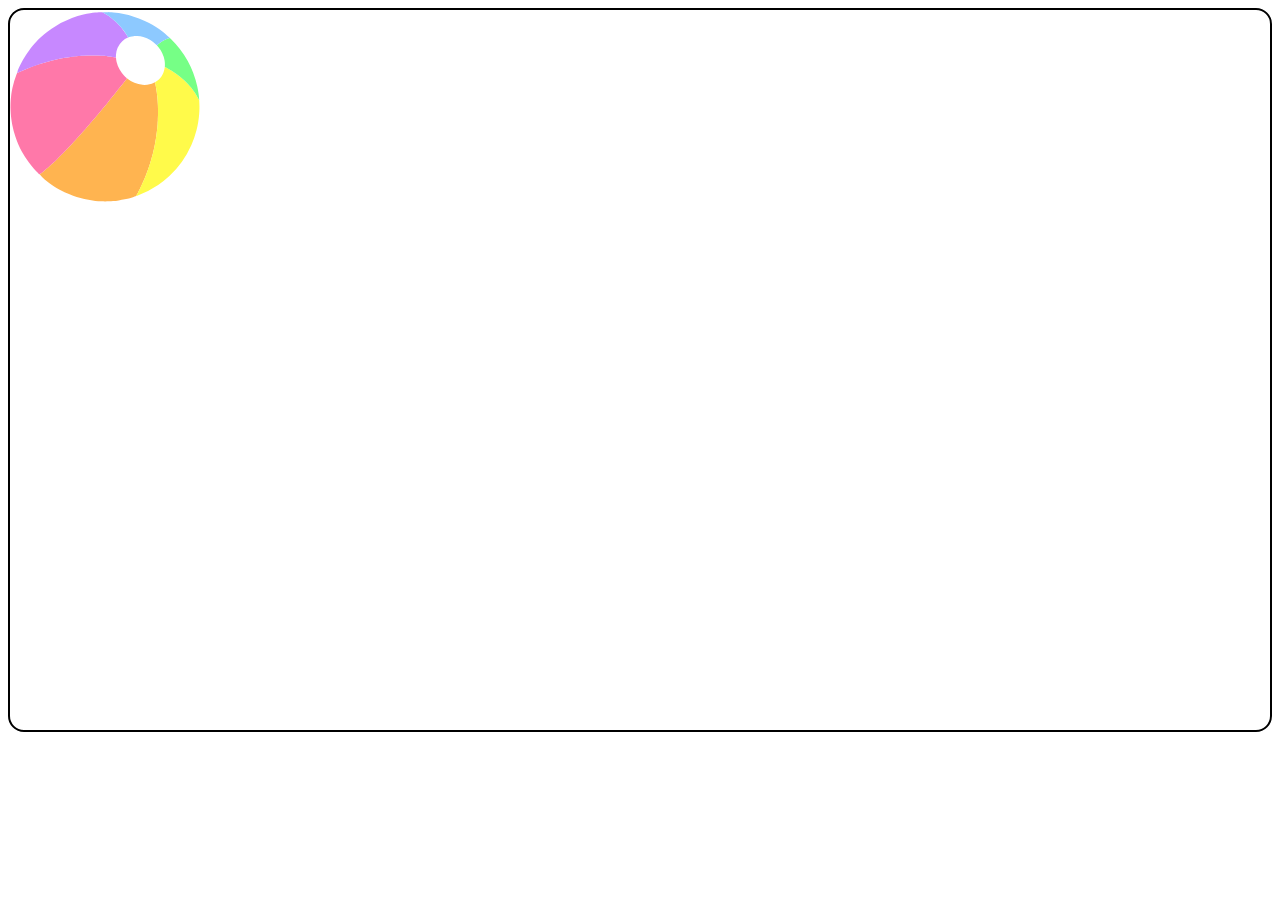
<file: webanimations - exercises/2_waapi_bouncing.html>
<!DOCTYPE html>
<html lang="en">
<head>
  <meta charset="UTF-8">
  <meta http-equiv="X-UA-Compatible" content="IE=edge">
  <meta name="viewport" content="width=device-width, initial-scale=1.0">
  <title>Bouncing Ball - with WAAPI</title>
  <link rel="stylesheet" href="common.css">
  <!-- <link rel="stylesheet" href="2_waapi_bouncing.css"> -->
</head>
<body>
  
  <div id="stage">
    <svg id="ball" class="bounce" xmlns="http://www.w3.org/2000/svg" viewBox="0 0 640 640"><defs><style>.cls-1{fill:#fff;}.cls-2{fill:#ffb450;}.cls-3{fill:#ff78a9;}.cls-4{fill:#fffa4a;}.cls-5{fill:#c788ff;}.cls-6{fill:#76ff86;}.cls-7{fill:#8dc9ff;}</style></defs><title>beachball</title><path class="cls-1" d="M516.33,186.3a27.57,27.57,0,0,0-.26,3.85,77.57,77.57,0,0,1-5,19.59,63.42,63.42,0,0,1-26.25,30.45c-.47.29-.93.6-1.4.91a87.76,87.76,0,0,1-10.89,4.76,73.07,73.07,0,0,1-15.17,3.35,78.25,78.25,0,0,1-15.9.21,91,91,0,0,1-26.7-6.72,100.83,100.83,0,0,1-24.26-14.51c-.26-.21-.54-.38-.82-.57-3.39-3-6.73-6.07-9.85-9.38a102.29,102.29,0,0,1-14.54-19.68,94.39,94.39,0,0,1-10-25.41,72.29,72.29,0,0,1-2-13.26c0-.61-.17-1.22-.26-1.83a79.49,79.49,0,0,1,.34-10.58,70.19,70.19,0,0,1,5.3-21.58,63.7,63.7,0,0,1,15.45-22,62.48,62.48,0,0,1,18.89-12,4.05,4.05,0,0,0,1-.54c2.28-.71,4.55-1.46,6.85-2.1a69.56,69.56,0,0,1,11.1-2.16c1.38-.16,2.76-.26,4.15-.32.11-.17.24-.18.37,0h1a.44.44,0,0,1,.42-.21l5.93,0a.38.38,0,0,1,.42.2,77.21,77.21,0,0,1,20.08,3.23,93.79,93.79,0,0,1,23.26,10.18,102.33,102.33,0,0,1,18,13.87,34.81,34.81,0,0,0,3.77,3.51,31.19,31.19,0,0,0,3.57,4.2,101.24,101.24,0,0,1,14.09,21.43,92.1,92.1,0,0,1,8.15,25.32A85.67,85.67,0,0,1,516.33,186.3Z"/><path class="cls-2" d="M493.26,353.44c-.11,5.15-.52,10.29-.43,15.45a4.1,4.1,0,0,1,0,.5,72.4,72.4,0,0,0-.64,9.19,11.43,11.43,0,0,1,0,1.17c-.32,3.61-.56,7.23-1,10.83-.19,1.5-.09,3-.36,4.5-.6,3.36-.72,6.76-1.2,10.13-.39,2.81-.66,5.64-1.06,8.46-.68,4.91-1.3,9.83-2.09,14.72-.92,5.78-1.92,11.55-3,17.29q-2.88,15-6.51,29.74c-1.09,4.4-2.3,8.75-3.44,13.13q-3.23,12.33-7.16,24.45c-2.18,6.76-4.37,13.53-6.81,20.2-1.9,5.2-3.76,10.42-5.78,15.57q-5.06,12.88-10.65,25.55c-3.06,7-6.29,13.86-9.59,20.72-3,6.16-6.16,12.21-9.26,18.3-.18.35-.42.66-.59,1q-1.49,2.91-2.95,5.82A108,108,0,0,1,410,623.79c-9.07,2.81-18.25,5.25-27.55,7.22q-10.06,2.15-20.26,3.66c-6.24.93-12.51,1.7-18.8,2.23-4.29.35-8.59.6-12.89.82-8.62.45-17.23.4-25.84.13-6.76-.22-13.5-.78-20.23-1.47a306.58,306.58,0,0,1-62.09-12.87c-8.11-2.57-16-5.77-23.85-9-11.18-4.59-22.15-9.65-32.86-15.27-7.24-3.79-14.2-8.07-21.06-12.53a293.61,293.61,0,0,1-29-21.44A106.92,106.92,0,0,1,99,547.68a2,2,0,0,1,.86-1c3.54-2.55,7-5.18,10.45-7.87,6.39-5,12.59-10.21,18.69-15.54,4.55-4,9-8,13.45-12.14,4.08-3.76,8.09-7.58,12.08-11.42,3.18-3.08,6.3-6.22,9.43-9.35,10.18-10.18,20.35-20.36,30.17-30.89,3.32-3.56,6.69-7.08,10-10.67,4.76-5.2,9.59-10.33,14.38-15.51,2.43-2.63,4.83-5.28,7.23-7.95q5.66-6.3,11.3-12.63c2-2.21,3.95-4.41,5.91-6.64q4.65-5.29,9.28-10.6c1.73-2,3.48-3.94,5.2-5.93,2.75-3.17,5.47-6.36,8.22-9.53,1.64-1.9,3.31-3.79,4.95-5.7,2.36-2.76,4.69-5.55,7-8.32s4.54-5.25,6.77-7.9c3.32-3.93,6.6-7.89,9.91-11.83,3.16-3.77,6.36-7.51,9.51-11.29,4.18-5,8.33-10.09,12.5-15.13,3.45-4.18,6.94-8.34,10.37-12.54,3.72-4.54,7.39-9.12,11.08-13.68,4.58-5.65,9.21-11.26,13.75-16.93s9.11-11.48,13.65-17.23c6.49-8.2,13-16.38,19.43-24.62,1.82-2.33,3.94-4.46,5.11-7.24.28.19.56.36.82.57a100.83,100.83,0,0,0,24.26,14.51,91,91,0,0,0,26.7,6.72,78.25,78.25,0,0,0,15.9-.21,73.07,73.07,0,0,0,15.17-3.35,87.76,87.76,0,0,0,10.89-4.76c.19.81.37,1.63.57,2.44,1.43,5.85,2.42,11.8,3.39,17.74.71,4.28,1.35,8.58,1.86,12.9s1.07,8.51,1.55,12.78c.4,3.6.72,7.21,1,10.82q.36,4.59.64,9.19c.27,4.06.46,8.14.67,12.21.23,4.47.19,8.95.32,13.43C493.66,339.55,493.42,346.5,493.26,353.44Z"/><path class="cls-3" d="M389.7,227.62c-1.17,2.78-3.29,4.91-5.11,7.24-6.43,8.24-12.94,16.42-19.43,24.62-4.54,5.75-9.06,11.52-13.65,17.23s-9.17,11.28-13.75,16.93c-3.69,4.56-7.36,9.14-11.08,13.68-3.43,4.2-6.92,8.36-10.37,12.54-4.17,5-8.32,10.1-12.5,15.13-3.15,3.78-6.35,7.52-9.51,11.29-3.31,3.94-6.59,7.9-9.91,11.83-2.23,2.65-4.52,5.26-6.77,7.9s-4.68,5.56-7,8.32c-1.64,1.91-3.31,3.8-4.95,5.7-2.75,3.17-5.47,6.36-8.22,9.53-1.72,2-3.47,3.95-5.2,5.93q-4.64,5.29-9.28,10.6c-2,2.23-3.94,4.43-5.91,6.64q-5.66,6.33-11.3,12.63c-2.4,2.67-4.8,5.32-7.23,7.95-4.79,5.18-9.62,10.31-14.38,15.51-3.29,3.59-6.66,7.11-10,10.67-9.82,10.53-20,20.71-30.17,30.89-3.13,3.13-6.25,6.27-9.43,9.35-4,3.84-8,7.66-12.08,11.42-4.43,4.09-8.9,8.16-13.45,12.14-6.1,5.33-12.3,10.55-18.69,15.54-3.44,2.69-6.91,5.32-10.45,7.87a2,2,0,0,0-.86,1c-1.15.45-1.92-.22-2.64-.93-3-3-6.08-6-9-9-2.62-2.76-5.11-5.64-7.64-8.49-6.08-6.89-11.76-14.11-17.22-21.5a343.82,343.82,0,0,1-22.76-35.29,257.47,257.47,0,0,1-13-26.91c-3.15-7.49-6-15.08-8.6-22.79A312.87,312.87,0,0,1,7.65,383c-1.31-6.87-2.48-13.76-3.35-20.7q-1.06-8.42-1.69-16.87c-.31-4.13-.46-8.27-.68-12.41-.31-5.66-.34-11.33-.16-17,.17-5.48.36-11,.79-16.44q.51-6.45,1.19-12.88c.43-4.11,1-8.21,1.65-12.31.75-4.92,1.55-9.84,2.65-14.69a323.29,323.29,0,0,1,13.23-43.51A70.25,70.25,0,0,1,24.19,209c0,.38-.09.79.16,1.17a2.69,2.69,0,0,0,1.21-.47c2.57-1.24,5.12-2.51,7.7-3.74,7.76-3.72,15.66-7.14,23.62-10.42C68,191,79.35,186.78,90.76,182.86c7.72-2.64,15.5-5.06,23.32-7.39S129.64,171,137.47,169c9.07-2.33,18.21-4.4,27.38-6.29,6-1.24,12-2.39,18.06-3.41s12.31-2,18.49-2.85c4.91-.67,9.83-1.27,14.75-1.89,3.81-.48,7.66-.66,11.48-1.11,1.44-.17,2.89-.18,4.33-.34,4.21-.49,8.45-.69,12.67-.94q6.85-.39,13.71-.65c2.35-.1,4.7-.06,7.05-.08l.37,0c10.41.1,20.82-.12,31.22.41.11.18.23.18.36,0a25.84,25.84,0,0,1,2.65.26h.37c3.29.1,6.56.42,9.84.65s6.44.55,9.67.8c1.33.1,2.66.21,4,.37,3.26.39,6.51.82,9.77,1.25,2.87.37,5.74.74,8.61,1.16l5.36.82L353,158h0l.06.06.1,0c.09.61.23,1.22.26,1.83a72.29,72.29,0,0,0,2,13.26,94.39,94.39,0,0,0,10,25.41,102.29,102.29,0,0,0,14.54,19.68C383,221.55,386.31,224.61,389.7,227.62Z"/><path class="cls-4" d="M631.19,337.73c-.28,6.32-.8,12.62-1.52,18.91-.67,5.79-1.43,11.55-2.37,17.3-1.48,9.06-3.39,18-5.66,26.93a313.44,313.44,0,0,1-17.31,49.76,316.65,316.65,0,0,1-73.14,102.85,311.08,311.08,0,0,1-37.33,29.88,313,313,0,0,1-71.62,36.37,4.11,4.11,0,0,1-1.61.44q1.47-2.91,2.95-5.82c.17-.35.41-.66.59-1,3.1-6.09,6.3-12.14,9.26-18.3,3.3-6.86,6.53-13.75,9.59-20.72q5.58-12.68,10.65-25.55c2-5.15,3.88-10.37,5.78-15.57,2.44-6.67,4.63-13.44,6.81-20.2q3.92-12.12,7.16-24.45c1.14-4.38,2.35-8.73,3.44-13.13q3.64-14.78,6.51-29.74c1.12-5.74,2.12-11.51,3-17.29.79-4.89,1.41-9.81,2.09-14.72.4-2.82.67-5.65,1.06-8.46.48-3.37.6-6.77,1.2-10.13.27-1.47.17-3,.36-4.5.46-3.6.7-7.22,1-10.83a11.43,11.43,0,0,0,0-1.17,72.4,72.4,0,0,1,.64-9.19,4.1,4.1,0,0,0,0-.5c-.09-5.16.32-10.3.43-15.45.16-6.94.4-13.89.19-20.83-.13-4.48-.09-9-.32-13.43-.21-4.07-.4-8.15-.67-12.21q-.29-4.61-.64-9.19c-.29-3.61-.61-7.22-1-10.82-.48-4.27-1.05-8.52-1.55-12.78s-1.15-8.62-1.86-12.9c-1-5.94-2-11.89-3.39-17.74-.2-.81-.38-1.63-.57-2.44.47-.31.93-.62,1.4-.91a63.42,63.42,0,0,0,26.25-30.45,77.57,77.57,0,0,0,5-19.59c2.77,1.22,5.41,2.68,8.08,4.09a272.87,272.87,0,0,1,31.78,19.7,255.67,255.67,0,0,1,26.51,21.87,238.52,238.52,0,0,1,22.38,24.32,216.36,216.36,0,0,1,23.65,36.22,24,24,0,0,0,2.13,4h0a2.65,2.65,0,0,0,.11.3,5.89,5.89,0,0,1,.15.82c.12,4.31.5,8.62.51,12.93,0,1.9.17,3.8.2,5.71C631.68,326,631.44,331.85,631.19,337.73Z"/><path class="cls-5" d="M394.14,91.41a4.05,4.05,0,0,1-1,.54,62.48,62.48,0,0,0-18.89,12,63.7,63.7,0,0,0-15.45,22,70.19,70.19,0,0,0-5.3,21.58,79.49,79.49,0,0,0-.34,10.58.29.29,0,0,0-.16,0h0l-5.36-.85-5.36-.82c-2.87-.42-5.74-.79-8.61-1.16-3.26-.43-6.51-.86-9.77-1.25-1.33-.16-2.66-.27-4-.37-3.23-.25-6.44-.57-9.67-.8s-6.55-.55-9.84-.65c-.11-.16-.24-.17-.37,0a25.84,25.84,0,0,0-2.65-.26H297c-10.4-.53-20.81-.31-31.22-.41-.13-.16-.25-.14-.37,0-2.35,0-4.7,0-7.05.08q-6.85.25-13.71.65c-4.22.25-8.46.45-12.67.94-1.44.16-2.89.17-4.33.34-3.82.45-7.67.63-11.48,1.11-4.92.62-9.84,1.22-14.75,1.89q-9.27,1.28-18.49,2.85c-6,1-12.06,2.17-18.06,3.41-9.17,1.89-18.31,4-27.38,6.29-7.83,2-15.64,4.14-23.39,6.46s-15.6,4.75-23.32,7.39C79.35,186.78,68,191,56.88,195.57c-8,3.28-15.86,6.7-23.62,10.42-2.58,1.23-5.13,2.5-7.7,3.74a2.69,2.69,0,0,1-1.21.47c-.25-.38-.13-.79-.16-1.17a23.35,23.35,0,0,0,.51-2.46c.33-3.52,1.76-6.69,3.16-9.86,2.51-5.69,5.09-11.35,7.93-16.89,4.85-9.47,10.09-18.73,15.83-27.7q6.3-9.85,13.29-19.2,5.48-7.33,11.4-14.31,6.21-7.29,12.78-14.25c2.89-3,5.8-6.08,8.84-9,4.95-4.7,10-9.31,15.19-13.73a317.86,317.86,0,0,1,25.46-19.47,314.41,314.41,0,0,1,68-35.32,325.3,325.3,0,0,1,38.14-11.57q11.15-2.67,22.48-4.44C272.81,10,278.39,9.21,284,8.69c4.06-.38,8.11-.78,12.18-1,1.72-.12,3.46-.16,5.18-.31l.33,0h1a.31.31,0,0,0,.36-.18l2,0c.11.15.21.14.3,0l2.36,0c.37.63,1.06.79,1.65,1.08a152.46,152.46,0,0,1,17.23,10c4.19,2.78,8.21,5.78,12.18,8.88a164.49,164.49,0,0,1,13.05,11.25c5.51,5.32,11,10.71,16,16.54,2.94,3.44,5.84,6.91,8.61,10.48A254.49,254.49,0,0,1,394.14,91.41Z"/><path class="cls-6" d="M630.61,300.29v0h0a24,24,0,0,1-2.13-4,216.36,216.36,0,0,0-23.65-36.22,238.52,238.52,0,0,0-22.38-24.32,255.67,255.67,0,0,0-26.51-21.87,272.87,272.87,0,0,0-31.78-19.7c-2.67-1.41-5.31-2.87-8.08-4.09a27.57,27.57,0,0,1,.26-3.85,85.67,85.67,0,0,0-1-17.74,92.1,92.1,0,0,0-8.15-25.32,101.24,101.24,0,0,0-14.09-21.43,31.19,31.19,0,0,1-3.57-4.2c.53-.4,1.08-.78,1.58-1.23A114.49,114.49,0,0,1,500.4,109a123.66,123.66,0,0,1,20-11.31,60.64,60.64,0,0,1,12.43-4.47c1.2,1.08,2.45,2.12,3.6,3.26a316.69,316.69,0,0,1,87.68,158c1.72,7.75,3.15,15.56,4.24,23.43.95,6.82,1.81,13.65,2.27,20.52C630.64,299.07,630.61,299.68,630.61,300.29Z"/><path class="cls-7" d="M532.81,93.22a60.64,60.64,0,0,0-12.43,4.47,123.66,123.66,0,0,0-20,11.31,114.49,114.49,0,0,0-9.33,7.38c-.5.45-1.05.83-1.58,1.23a34.81,34.81,0,0,1-3.77-3.51,102.33,102.33,0,0,0-18-13.87,93.79,93.79,0,0,0-23.26-10.18,77.21,77.21,0,0,0-20.08-3.23.38.38,0,0,0-.42-.2l-5.93,0a.44.44,0,0,0-.42.21h-1c-.13-.16-.26-.15-.37,0-1.39.06-2.77.16-4.15.32A69.56,69.56,0,0,0,401,89.31c-2.3.64-4.57,1.39-6.85,2.1a254.49,254.49,0,0,0-17.74-26c-2.77-3.57-5.67-7-8.61-10.48-5-5.83-10.45-11.22-16-16.54a164.49,164.49,0,0,0-13.05-11.25c-4-3.1-8-6.1-12.18-8.88a152.46,152.46,0,0,0-17.23-10c-.59-.29-1.28-.45-1.65-1.08l12-.09,2.16,0,.35,0,3.7,0a2.34,2.34,0,0,0,2.36,0c1.24-.1,2.43.42,3.67.25l.35,0c4.07.26,8.15.39,12.2.8,6,.61,12.08,1.3,18.09,2.2A313.72,313.72,0,0,1,429.64,28,320.46,320.46,0,0,1,462,42.68c8.44,4.4,16.64,9.2,24.66,14.33,7.73,5,15.2,10.28,22.48,15.87q7.32,5.61,14.24,11.74c2.63,2.35,5.28,4.67,7.9,7A6.59,6.59,0,0,1,532.81,93.22Z"/></svg>
  </div>

  <script src="2_waapi_bouncing.js"></script>
</body>
</html>
</file>
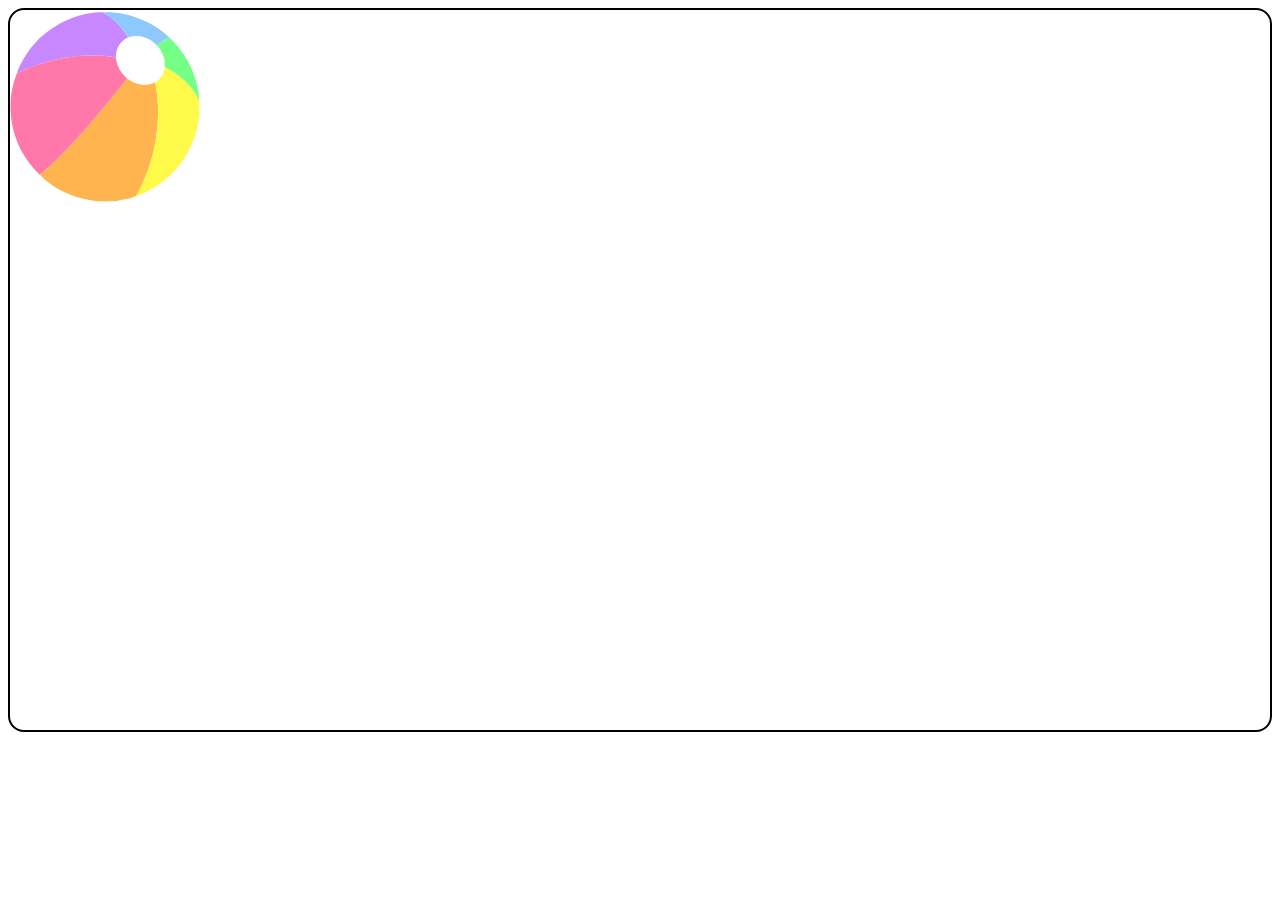
<file: webanimations - exercises/3_fall_stop_zoom.html>
<!DOCTYPE html>
<html lang="en">
<head>
  <meta charset="UTF-8">
  <meta http-equiv="X-UA-Compatible" content="IE=edge">
  <meta name="viewport" content="width=device-width, initial-scale=1.0">
  <title>Falling Ball - click, stop, zoom</title>
  <link rel="stylesheet" href="common.css">
</head>
<body>
  
  <div id="stage">
    <svg id="ball" class="bounce" xmlns="http://www.w3.org/2000/svg" width="128" height="128" viewBox="0 0 640 640"><defs><style>.cls-1{fill:#fff;}.cls-2{fill:#ffb450;}.cls-3{fill:#ff78a9;}.cls-4{fill:#fffa4a;}.cls-5{fill:#c788ff;}.cls-6{fill:#76ff86;}.cls-7{fill:#8dc9ff;}</style></defs><title>beachball</title><path class="cls-1" d="M516.33,186.3a27.57,27.57,0,0,0-.26,3.85,77.57,77.57,0,0,1-5,19.59,63.42,63.42,0,0,1-26.25,30.45c-.47.29-.93.6-1.4.91a87.76,87.76,0,0,1-10.89,4.76,73.07,73.07,0,0,1-15.17,3.35,78.25,78.25,0,0,1-15.9.21,91,91,0,0,1-26.7-6.72,100.83,100.83,0,0,1-24.26-14.51c-.26-.21-.54-.38-.82-.57-3.39-3-6.73-6.07-9.85-9.38a102.29,102.29,0,0,1-14.54-19.68,94.39,94.39,0,0,1-10-25.41,72.29,72.29,0,0,1-2-13.26c0-.61-.17-1.22-.26-1.83a79.49,79.49,0,0,1,.34-10.58,70.19,70.19,0,0,1,5.3-21.58,63.7,63.7,0,0,1,15.45-22,62.48,62.48,0,0,1,18.89-12,4.05,4.05,0,0,0,1-.54c2.28-.71,4.55-1.46,6.85-2.1a69.56,69.56,0,0,1,11.1-2.16c1.38-.16,2.76-.26,4.15-.32.11-.17.24-.18.37,0h1a.44.44,0,0,1,.42-.21l5.93,0a.38.38,0,0,1,.42.2,77.21,77.21,0,0,1,20.08,3.23,93.79,93.79,0,0,1,23.26,10.18,102.33,102.33,0,0,1,18,13.87,34.81,34.81,0,0,0,3.77,3.51,31.19,31.19,0,0,0,3.57,4.2,101.24,101.24,0,0,1,14.09,21.43,92.1,92.1,0,0,1,8.15,25.32A85.67,85.67,0,0,1,516.33,186.3Z"/><path class="cls-2" d="M493.26,353.44c-.11,5.15-.52,10.29-.43,15.45a4.1,4.1,0,0,1,0,.5,72.4,72.4,0,0,0-.64,9.19,11.43,11.43,0,0,1,0,1.17c-.32,3.61-.56,7.23-1,10.83-.19,1.5-.09,3-.36,4.5-.6,3.36-.72,6.76-1.2,10.13-.39,2.81-.66,5.64-1.06,8.46-.68,4.91-1.3,9.83-2.09,14.72-.92,5.78-1.92,11.55-3,17.29q-2.88,15-6.51,29.74c-1.09,4.4-2.3,8.75-3.44,13.13q-3.23,12.33-7.16,24.45c-2.18,6.76-4.37,13.53-6.81,20.2-1.9,5.2-3.76,10.42-5.78,15.57q-5.06,12.88-10.65,25.55c-3.06,7-6.29,13.86-9.59,20.72-3,6.16-6.16,12.21-9.26,18.3-.18.35-.42.66-.59,1q-1.49,2.91-2.95,5.82A108,108,0,0,1,410,623.79c-9.07,2.81-18.25,5.25-27.55,7.22q-10.06,2.15-20.26,3.66c-6.24.93-12.51,1.7-18.8,2.23-4.29.35-8.59.6-12.89.82-8.62.45-17.23.4-25.84.13-6.76-.22-13.5-.78-20.23-1.47a306.58,306.58,0,0,1-62.09-12.87c-8.11-2.57-16-5.77-23.85-9-11.18-4.59-22.15-9.65-32.86-15.27-7.24-3.79-14.2-8.07-21.06-12.53a293.61,293.61,0,0,1-29-21.44A106.92,106.92,0,0,1,99,547.68a2,2,0,0,1,.86-1c3.54-2.55,7-5.18,10.45-7.87,6.39-5,12.59-10.21,18.69-15.54,4.55-4,9-8,13.45-12.14,4.08-3.76,8.09-7.58,12.08-11.42,3.18-3.08,6.3-6.22,9.43-9.35,10.18-10.18,20.35-20.36,30.17-30.89,3.32-3.56,6.69-7.08,10-10.67,4.76-5.2,9.59-10.33,14.38-15.51,2.43-2.63,4.83-5.28,7.23-7.95q5.66-6.3,11.3-12.63c2-2.21,3.95-4.41,5.91-6.64q4.65-5.29,9.28-10.6c1.73-2,3.48-3.94,5.2-5.93,2.75-3.17,5.47-6.36,8.22-9.53,1.64-1.9,3.31-3.79,4.95-5.7,2.36-2.76,4.69-5.55,7-8.32s4.54-5.25,6.77-7.9c3.32-3.93,6.6-7.89,9.91-11.83,3.16-3.77,6.36-7.51,9.51-11.29,4.18-5,8.33-10.09,12.5-15.13,3.45-4.18,6.94-8.34,10.37-12.54,3.72-4.54,7.39-9.12,11.08-13.68,4.58-5.65,9.21-11.26,13.75-16.93s9.11-11.48,13.65-17.23c6.49-8.2,13-16.38,19.43-24.62,1.82-2.33,3.94-4.46,5.11-7.24.28.19.56.36.82.57a100.83,100.83,0,0,0,24.26,14.51,91,91,0,0,0,26.7,6.72,78.25,78.25,0,0,0,15.9-.21,73.07,73.07,0,0,0,15.17-3.35,87.76,87.76,0,0,0,10.89-4.76c.19.81.37,1.63.57,2.44,1.43,5.85,2.42,11.8,3.39,17.74.71,4.28,1.35,8.58,1.86,12.9s1.07,8.51,1.55,12.78c.4,3.6.72,7.21,1,10.82q.36,4.59.64,9.19c.27,4.06.46,8.14.67,12.21.23,4.47.19,8.95.32,13.43C493.66,339.55,493.42,346.5,493.26,353.44Z"/><path class="cls-3" d="M389.7,227.62c-1.17,2.78-3.29,4.91-5.11,7.24-6.43,8.24-12.94,16.42-19.43,24.62-4.54,5.75-9.06,11.52-13.65,17.23s-9.17,11.28-13.75,16.93c-3.69,4.56-7.36,9.14-11.08,13.68-3.43,4.2-6.92,8.36-10.37,12.54-4.17,5-8.32,10.1-12.5,15.13-3.15,3.78-6.35,7.52-9.51,11.29-3.31,3.94-6.59,7.9-9.91,11.83-2.23,2.65-4.52,5.26-6.77,7.9s-4.68,5.56-7,8.32c-1.64,1.91-3.31,3.8-4.95,5.7-2.75,3.17-5.47,6.36-8.22,9.53-1.72,2-3.47,3.95-5.2,5.93q-4.64,5.29-9.28,10.6c-2,2.23-3.94,4.43-5.91,6.64q-5.66,6.33-11.3,12.63c-2.4,2.67-4.8,5.32-7.23,7.95-4.79,5.18-9.62,10.31-14.38,15.51-3.29,3.59-6.66,7.11-10,10.67-9.82,10.53-20,20.71-30.17,30.89-3.13,3.13-6.25,6.27-9.43,9.35-4,3.84-8,7.66-12.08,11.42-4.43,4.09-8.9,8.16-13.45,12.14-6.1,5.33-12.3,10.55-18.69,15.54-3.44,2.69-6.91,5.32-10.45,7.87a2,2,0,0,0-.86,1c-1.15.45-1.92-.22-2.64-.93-3-3-6.08-6-9-9-2.62-2.76-5.11-5.64-7.64-8.49-6.08-6.89-11.76-14.11-17.22-21.5a343.82,343.82,0,0,1-22.76-35.29,257.47,257.47,0,0,1-13-26.91c-3.15-7.49-6-15.08-8.6-22.79A312.87,312.87,0,0,1,7.65,383c-1.31-6.87-2.48-13.76-3.35-20.7q-1.06-8.42-1.69-16.87c-.31-4.13-.46-8.27-.68-12.41-.31-5.66-.34-11.33-.16-17,.17-5.48.36-11,.79-16.44q.51-6.45,1.19-12.88c.43-4.11,1-8.21,1.65-12.31.75-4.92,1.55-9.84,2.65-14.69a323.29,323.29,0,0,1,13.23-43.51A70.25,70.25,0,0,1,24.19,209c0,.38-.09.79.16,1.17a2.69,2.69,0,0,0,1.21-.47c2.57-1.24,5.12-2.51,7.7-3.74,7.76-3.72,15.66-7.14,23.62-10.42C68,191,79.35,186.78,90.76,182.86c7.72-2.64,15.5-5.06,23.32-7.39S129.64,171,137.47,169c9.07-2.33,18.21-4.4,27.38-6.29,6-1.24,12-2.39,18.06-3.41s12.31-2,18.49-2.85c4.91-.67,9.83-1.27,14.75-1.89,3.81-.48,7.66-.66,11.48-1.11,1.44-.17,2.89-.18,4.33-.34,4.21-.49,8.45-.69,12.67-.94q6.85-.39,13.71-.65c2.35-.1,4.7-.06,7.05-.08l.37,0c10.41.1,20.82-.12,31.22.41.11.18.23.18.36,0a25.84,25.84,0,0,1,2.65.26h.37c3.29.1,6.56.42,9.84.65s6.44.55,9.67.8c1.33.1,2.66.21,4,.37,3.26.39,6.51.82,9.77,1.25,2.87.37,5.74.74,8.61,1.16l5.36.82L353,158h0l.06.06.1,0c.09.61.23,1.22.26,1.83a72.29,72.29,0,0,0,2,13.26,94.39,94.39,0,0,0,10,25.41,102.29,102.29,0,0,0,14.54,19.68C383,221.55,386.31,224.61,389.7,227.62Z"/><path class="cls-4" d="M631.19,337.73c-.28,6.32-.8,12.62-1.52,18.91-.67,5.79-1.43,11.55-2.37,17.3-1.48,9.06-3.39,18-5.66,26.93a313.44,313.44,0,0,1-17.31,49.76,316.65,316.65,0,0,1-73.14,102.85,311.08,311.08,0,0,1-37.33,29.88,313,313,0,0,1-71.62,36.37,4.11,4.11,0,0,1-1.61.44q1.47-2.91,2.95-5.82c.17-.35.41-.66.59-1,3.1-6.09,6.3-12.14,9.26-18.3,3.3-6.86,6.53-13.75,9.59-20.72q5.58-12.68,10.65-25.55c2-5.15,3.88-10.37,5.78-15.57,2.44-6.67,4.63-13.44,6.81-20.2q3.92-12.12,7.16-24.45c1.14-4.38,2.35-8.73,3.44-13.13q3.64-14.78,6.51-29.74c1.12-5.74,2.12-11.51,3-17.29.79-4.89,1.41-9.81,2.09-14.72.4-2.82.67-5.65,1.06-8.46.48-3.37.6-6.77,1.2-10.13.27-1.47.17-3,.36-4.5.46-3.6.7-7.22,1-10.83a11.43,11.43,0,0,0,0-1.17,72.4,72.4,0,0,1,.64-9.19,4.1,4.1,0,0,0,0-.5c-.09-5.16.32-10.3.43-15.45.16-6.94.4-13.89.19-20.83-.13-4.48-.09-9-.32-13.43-.21-4.07-.4-8.15-.67-12.21q-.29-4.61-.64-9.19c-.29-3.61-.61-7.22-1-10.82-.48-4.27-1.05-8.52-1.55-12.78s-1.15-8.62-1.86-12.9c-1-5.94-2-11.89-3.39-17.74-.2-.81-.38-1.63-.57-2.44.47-.31.93-.62,1.4-.91a63.42,63.42,0,0,0,26.25-30.45,77.57,77.57,0,0,0,5-19.59c2.77,1.22,5.41,2.68,8.08,4.09a272.87,272.87,0,0,1,31.78,19.7,255.67,255.67,0,0,1,26.51,21.87,238.52,238.52,0,0,1,22.38,24.32,216.36,216.36,0,0,1,23.65,36.22,24,24,0,0,0,2.13,4h0a2.65,2.65,0,0,0,.11.3,5.89,5.89,0,0,1,.15.82c.12,4.31.5,8.62.51,12.93,0,1.9.17,3.8.2,5.71C631.68,326,631.44,331.85,631.19,337.73Z"/><path class="cls-5" d="M394.14,91.41a4.05,4.05,0,0,1-1,.54,62.48,62.48,0,0,0-18.89,12,63.7,63.7,0,0,0-15.45,22,70.19,70.19,0,0,0-5.3,21.58,79.49,79.49,0,0,0-.34,10.58.29.29,0,0,0-.16,0h0l-5.36-.85-5.36-.82c-2.87-.42-5.74-.79-8.61-1.16-3.26-.43-6.51-.86-9.77-1.25-1.33-.16-2.66-.27-4-.37-3.23-.25-6.44-.57-9.67-.8s-6.55-.55-9.84-.65c-.11-.16-.24-.17-.37,0a25.84,25.84,0,0,0-2.65-.26H297c-10.4-.53-20.81-.31-31.22-.41-.13-.16-.25-.14-.37,0-2.35,0-4.7,0-7.05.08q-6.85.25-13.71.65c-4.22.25-8.46.45-12.67.94-1.44.16-2.89.17-4.33.34-3.82.45-7.67.63-11.48,1.11-4.92.62-9.84,1.22-14.75,1.89q-9.27,1.28-18.49,2.85c-6,1-12.06,2.17-18.06,3.41-9.17,1.89-18.31,4-27.38,6.29-7.83,2-15.64,4.14-23.39,6.46s-15.6,4.75-23.32,7.39C79.35,186.78,68,191,56.88,195.57c-8,3.28-15.86,6.7-23.62,10.42-2.58,1.23-5.13,2.5-7.7,3.74a2.69,2.69,0,0,1-1.21.47c-.25-.38-.13-.79-.16-1.17a23.35,23.35,0,0,0,.51-2.46c.33-3.52,1.76-6.69,3.16-9.86,2.51-5.69,5.09-11.35,7.93-16.89,4.85-9.47,10.09-18.73,15.83-27.7q6.3-9.85,13.29-19.2,5.48-7.33,11.4-14.31,6.21-7.29,12.78-14.25c2.89-3,5.8-6.08,8.84-9,4.95-4.7,10-9.31,15.19-13.73a317.86,317.86,0,0,1,25.46-19.47,314.41,314.41,0,0,1,68-35.32,325.3,325.3,0,0,1,38.14-11.57q11.15-2.67,22.48-4.44C272.81,10,278.39,9.21,284,8.69c4.06-.38,8.11-.78,12.18-1,1.72-.12,3.46-.16,5.18-.31l.33,0h1a.31.31,0,0,0,.36-.18l2,0c.11.15.21.14.3,0l2.36,0c.37.63,1.06.79,1.65,1.08a152.46,152.46,0,0,1,17.23,10c4.19,2.78,8.21,5.78,12.18,8.88a164.49,164.49,0,0,1,13.05,11.25c5.51,5.32,11,10.71,16,16.54,2.94,3.44,5.84,6.91,8.61,10.48A254.49,254.49,0,0,1,394.14,91.41Z"/><path class="cls-6" d="M630.61,300.29v0h0a24,24,0,0,1-2.13-4,216.36,216.36,0,0,0-23.65-36.22,238.52,238.52,0,0,0-22.38-24.32,255.67,255.67,0,0,0-26.51-21.87,272.87,272.87,0,0,0-31.78-19.7c-2.67-1.41-5.31-2.87-8.08-4.09a27.57,27.57,0,0,1,.26-3.85,85.67,85.67,0,0,0-1-17.74,92.1,92.1,0,0,0-8.15-25.32,101.24,101.24,0,0,0-14.09-21.43,31.19,31.19,0,0,1-3.57-4.2c.53-.4,1.08-.78,1.58-1.23A114.49,114.49,0,0,1,500.4,109a123.66,123.66,0,0,1,20-11.31,60.64,60.64,0,0,1,12.43-4.47c1.2,1.08,2.45,2.12,3.6,3.26a316.69,316.69,0,0,1,87.68,158c1.72,7.75,3.15,15.56,4.24,23.43.95,6.82,1.81,13.65,2.27,20.52C630.64,299.07,630.61,299.68,630.61,300.29Z"/><path class="cls-7" d="M532.81,93.22a60.64,60.64,0,0,0-12.43,4.47,123.66,123.66,0,0,0-20,11.31,114.49,114.49,0,0,0-9.33,7.38c-.5.45-1.05.83-1.58,1.23a34.81,34.81,0,0,1-3.77-3.51,102.33,102.33,0,0,0-18-13.87,93.79,93.79,0,0,0-23.26-10.18,77.21,77.21,0,0,0-20.08-3.23.38.38,0,0,0-.42-.2l-5.93,0a.44.44,0,0,0-.42.21h-1c-.13-.16-.26-.15-.37,0-1.39.06-2.77.16-4.15.32A69.56,69.56,0,0,0,401,89.31c-2.3.64-4.57,1.39-6.85,2.1a254.49,254.49,0,0,0-17.74-26c-2.77-3.57-5.67-7-8.61-10.48-5-5.83-10.45-11.22-16-16.54a164.49,164.49,0,0,0-13.05-11.25c-4-3.1-8-6.1-12.18-8.88a152.46,152.46,0,0,0-17.23-10c-.59-.29-1.28-.45-1.65-1.08l12-.09,2.16,0,.35,0,3.7,0a2.34,2.34,0,0,0,2.36,0c1.24-.1,2.43.42,3.67.25l.35,0c4.07.26,8.15.39,12.2.8,6,.61,12.08,1.3,18.09,2.2A313.72,313.72,0,0,1,429.64,28,320.46,320.46,0,0,1,462,42.68c8.44,4.4,16.64,9.2,24.66,14.33,7.73,5,15.2,10.28,22.48,15.87q7.32,5.61,14.24,11.74c2.63,2.35,5.28,4.67,7.9,7A6.59,6.59,0,0,1,532.81,93.22Z"/></svg>
  </div>

  <script src="3_fall_stop_zoom.js"></script>
</body>
</html>
</file>
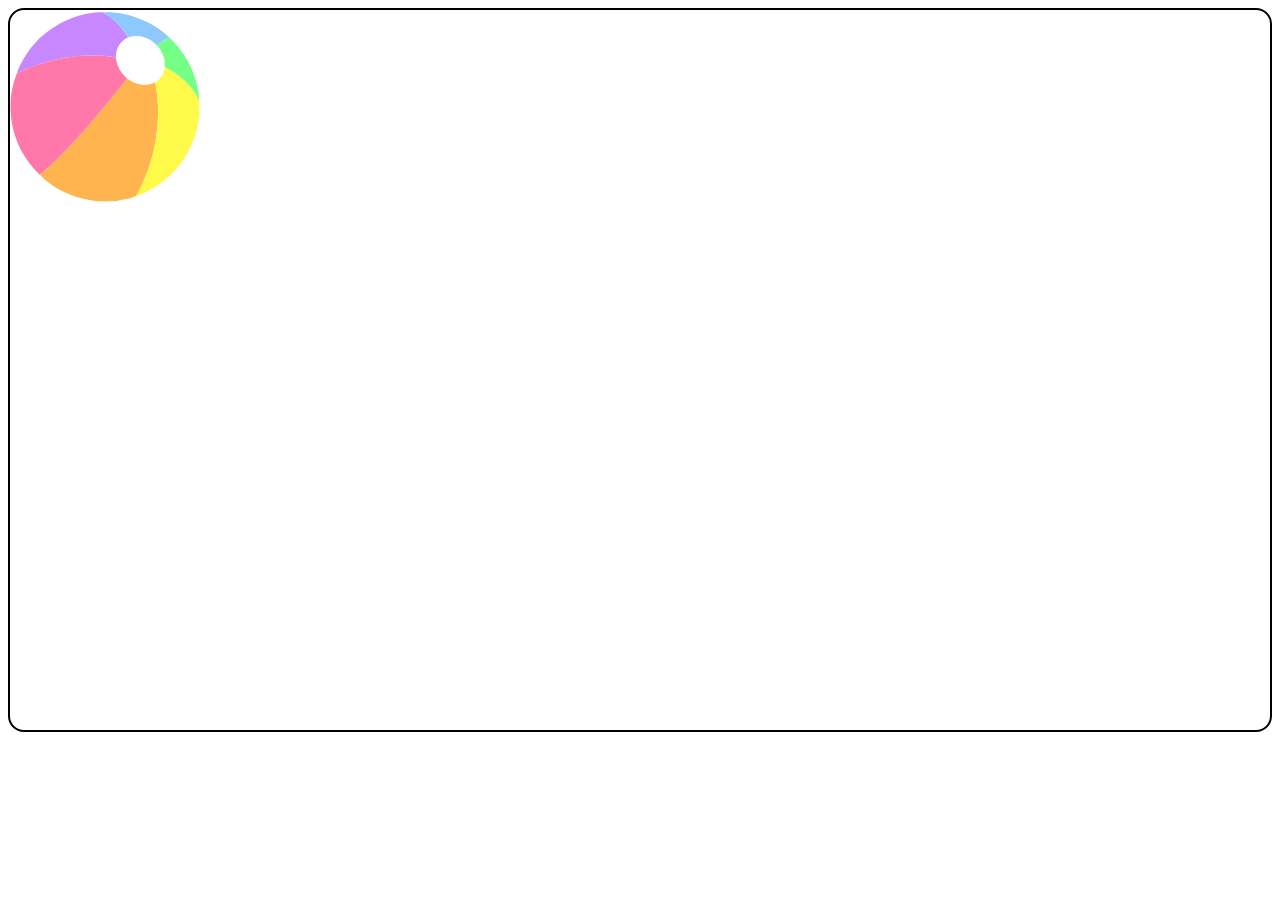
<file: webanimations - exercises/4_more_keyframes.html>
<!DOCTYPE html>
<html lang="en">
<head>
  <meta charset="UTF-8">
  <meta http-equiv="X-UA-Compatible" content="IE=edge">
  <meta name="viewport" content="width=device-width, initial-scale=1.0">
  <title>Bouncing Ball - more keyframes</title>
  <link rel="stylesheet" href="common.css">
</head>
<body>
  
  <div id="stage">
    <svg id="ball" class="bounce" xmlns="http://www.w3.org/2000/svg" width="128" height="128" viewBox="0 0 640 640"><defs><style>.cls-1{fill:#fff;}.cls-2{fill:#ffb450;}.cls-3{fill:#ff78a9;}.cls-4{fill:#fffa4a;}.cls-5{fill:#c788ff;}.cls-6{fill:#76ff86;}.cls-7{fill:#8dc9ff;}</style></defs><title>beachball</title><path class="cls-1" d="M516.33,186.3a27.57,27.57,0,0,0-.26,3.85,77.57,77.57,0,0,1-5,19.59,63.42,63.42,0,0,1-26.25,30.45c-.47.29-.93.6-1.4.91a87.76,87.76,0,0,1-10.89,4.76,73.07,73.07,0,0,1-15.17,3.35,78.25,78.25,0,0,1-15.9.21,91,91,0,0,1-26.7-6.72,100.83,100.83,0,0,1-24.26-14.51c-.26-.21-.54-.38-.82-.57-3.39-3-6.73-6.07-9.85-9.38a102.29,102.29,0,0,1-14.54-19.68,94.39,94.39,0,0,1-10-25.41,72.29,72.29,0,0,1-2-13.26c0-.61-.17-1.22-.26-1.83a79.49,79.49,0,0,1,.34-10.58,70.19,70.19,0,0,1,5.3-21.58,63.7,63.7,0,0,1,15.45-22,62.48,62.48,0,0,1,18.89-12,4.05,4.05,0,0,0,1-.54c2.28-.71,4.55-1.46,6.85-2.1a69.56,69.56,0,0,1,11.1-2.16c1.38-.16,2.76-.26,4.15-.32.11-.17.24-.18.37,0h1a.44.44,0,0,1,.42-.21l5.93,0a.38.38,0,0,1,.42.2,77.21,77.21,0,0,1,20.08,3.23,93.79,93.79,0,0,1,23.26,10.18,102.33,102.33,0,0,1,18,13.87,34.81,34.81,0,0,0,3.77,3.51,31.19,31.19,0,0,0,3.57,4.2,101.24,101.24,0,0,1,14.09,21.43,92.1,92.1,0,0,1,8.15,25.32A85.67,85.67,0,0,1,516.33,186.3Z"/><path class="cls-2" d="M493.26,353.44c-.11,5.15-.52,10.29-.43,15.45a4.1,4.1,0,0,1,0,.5,72.4,72.4,0,0,0-.64,9.19,11.43,11.43,0,0,1,0,1.17c-.32,3.61-.56,7.23-1,10.83-.19,1.5-.09,3-.36,4.5-.6,3.36-.72,6.76-1.2,10.13-.39,2.81-.66,5.64-1.06,8.46-.68,4.91-1.3,9.83-2.09,14.72-.92,5.78-1.92,11.55-3,17.29q-2.88,15-6.51,29.74c-1.09,4.4-2.3,8.75-3.44,13.13q-3.23,12.33-7.16,24.45c-2.18,6.76-4.37,13.53-6.81,20.2-1.9,5.2-3.76,10.42-5.78,15.57q-5.06,12.88-10.65,25.55c-3.06,7-6.29,13.86-9.59,20.72-3,6.16-6.16,12.21-9.26,18.3-.18.35-.42.66-.59,1q-1.49,2.91-2.95,5.82A108,108,0,0,1,410,623.79c-9.07,2.81-18.25,5.25-27.55,7.22q-10.06,2.15-20.26,3.66c-6.24.93-12.51,1.7-18.8,2.23-4.29.35-8.59.6-12.89.82-8.62.45-17.23.4-25.84.13-6.76-.22-13.5-.78-20.23-1.47a306.58,306.58,0,0,1-62.09-12.87c-8.11-2.57-16-5.77-23.85-9-11.18-4.59-22.15-9.65-32.86-15.27-7.24-3.79-14.2-8.07-21.06-12.53a293.61,293.61,0,0,1-29-21.44A106.92,106.92,0,0,1,99,547.68a2,2,0,0,1,.86-1c3.54-2.55,7-5.18,10.45-7.87,6.39-5,12.59-10.21,18.69-15.54,4.55-4,9-8,13.45-12.14,4.08-3.76,8.09-7.58,12.08-11.42,3.18-3.08,6.3-6.22,9.43-9.35,10.18-10.18,20.35-20.36,30.17-30.89,3.32-3.56,6.69-7.08,10-10.67,4.76-5.2,9.59-10.33,14.38-15.51,2.43-2.63,4.83-5.28,7.23-7.95q5.66-6.3,11.3-12.63c2-2.21,3.95-4.41,5.91-6.64q4.65-5.29,9.28-10.6c1.73-2,3.48-3.94,5.2-5.93,2.75-3.17,5.47-6.36,8.22-9.53,1.64-1.9,3.31-3.79,4.95-5.7,2.36-2.76,4.69-5.55,7-8.32s4.54-5.25,6.77-7.9c3.32-3.93,6.6-7.89,9.91-11.83,3.16-3.77,6.36-7.51,9.51-11.29,4.18-5,8.33-10.09,12.5-15.13,3.45-4.18,6.94-8.34,10.37-12.54,3.72-4.54,7.39-9.12,11.08-13.68,4.58-5.65,9.21-11.26,13.75-16.93s9.11-11.48,13.65-17.23c6.49-8.2,13-16.38,19.43-24.62,1.82-2.33,3.94-4.46,5.11-7.24.28.19.56.36.82.57a100.83,100.83,0,0,0,24.26,14.51,91,91,0,0,0,26.7,6.72,78.25,78.25,0,0,0,15.9-.21,73.07,73.07,0,0,0,15.17-3.35,87.76,87.76,0,0,0,10.89-4.76c.19.81.37,1.63.57,2.44,1.43,5.85,2.42,11.8,3.39,17.74.71,4.28,1.35,8.58,1.86,12.9s1.07,8.51,1.55,12.78c.4,3.6.72,7.21,1,10.82q.36,4.59.64,9.19c.27,4.06.46,8.14.67,12.21.23,4.47.19,8.95.32,13.43C493.66,339.55,493.42,346.5,493.26,353.44Z"/><path class="cls-3" d="M389.7,227.62c-1.17,2.78-3.29,4.91-5.11,7.24-6.43,8.24-12.94,16.42-19.43,24.62-4.54,5.75-9.06,11.52-13.65,17.23s-9.17,11.28-13.75,16.93c-3.69,4.56-7.36,9.14-11.08,13.68-3.43,4.2-6.92,8.36-10.37,12.54-4.17,5-8.32,10.1-12.5,15.13-3.15,3.78-6.35,7.52-9.51,11.29-3.31,3.94-6.59,7.9-9.91,11.83-2.23,2.65-4.52,5.26-6.77,7.9s-4.68,5.56-7,8.32c-1.64,1.91-3.31,3.8-4.95,5.7-2.75,3.17-5.47,6.36-8.22,9.53-1.72,2-3.47,3.95-5.2,5.93q-4.64,5.29-9.28,10.6c-2,2.23-3.94,4.43-5.91,6.64q-5.66,6.33-11.3,12.63c-2.4,2.67-4.8,5.32-7.23,7.95-4.79,5.18-9.62,10.31-14.38,15.51-3.29,3.59-6.66,7.11-10,10.67-9.82,10.53-20,20.71-30.17,30.89-3.13,3.13-6.25,6.27-9.43,9.35-4,3.84-8,7.66-12.08,11.42-4.43,4.09-8.9,8.16-13.45,12.14-6.1,5.33-12.3,10.55-18.69,15.54-3.44,2.69-6.91,5.32-10.45,7.87a2,2,0,0,0-.86,1c-1.15.45-1.92-.22-2.64-.93-3-3-6.08-6-9-9-2.62-2.76-5.11-5.64-7.64-8.49-6.08-6.89-11.76-14.11-17.22-21.5a343.82,343.82,0,0,1-22.76-35.29,257.47,257.47,0,0,1-13-26.91c-3.15-7.49-6-15.08-8.6-22.79A312.87,312.87,0,0,1,7.65,383c-1.31-6.87-2.48-13.76-3.35-20.7q-1.06-8.42-1.69-16.87c-.31-4.13-.46-8.27-.68-12.41-.31-5.66-.34-11.33-.16-17,.17-5.48.36-11,.79-16.44q.51-6.45,1.19-12.88c.43-4.11,1-8.21,1.65-12.31.75-4.92,1.55-9.84,2.65-14.69a323.29,323.29,0,0,1,13.23-43.51A70.25,70.25,0,0,1,24.19,209c0,.38-.09.79.16,1.17a2.69,2.69,0,0,0,1.21-.47c2.57-1.24,5.12-2.51,7.7-3.74,7.76-3.72,15.66-7.14,23.62-10.42C68,191,79.35,186.78,90.76,182.86c7.72-2.64,15.5-5.06,23.32-7.39S129.64,171,137.47,169c9.07-2.33,18.21-4.4,27.38-6.29,6-1.24,12-2.39,18.06-3.41s12.31-2,18.49-2.85c4.91-.67,9.83-1.27,14.75-1.89,3.81-.48,7.66-.66,11.48-1.11,1.44-.17,2.89-.18,4.33-.34,4.21-.49,8.45-.69,12.67-.94q6.85-.39,13.71-.65c2.35-.1,4.7-.06,7.05-.08l.37,0c10.41.1,20.82-.12,31.22.41.11.18.23.18.36,0a25.84,25.84,0,0,1,2.65.26h.37c3.29.1,6.56.42,9.84.65s6.44.55,9.67.8c1.33.1,2.66.21,4,.37,3.26.39,6.51.82,9.77,1.25,2.87.37,5.74.74,8.61,1.16l5.36.82L353,158h0l.06.06.1,0c.09.61.23,1.22.26,1.83a72.29,72.29,0,0,0,2,13.26,94.39,94.39,0,0,0,10,25.41,102.29,102.29,0,0,0,14.54,19.68C383,221.55,386.31,224.61,389.7,227.62Z"/><path class="cls-4" d="M631.19,337.73c-.28,6.32-.8,12.62-1.52,18.91-.67,5.79-1.43,11.55-2.37,17.3-1.48,9.06-3.39,18-5.66,26.93a313.44,313.44,0,0,1-17.31,49.76,316.65,316.65,0,0,1-73.14,102.85,311.08,311.08,0,0,1-37.33,29.88,313,313,0,0,1-71.62,36.37,4.11,4.11,0,0,1-1.61.44q1.47-2.91,2.95-5.82c.17-.35.41-.66.59-1,3.1-6.09,6.3-12.14,9.26-18.3,3.3-6.86,6.53-13.75,9.59-20.72q5.58-12.68,10.65-25.55c2-5.15,3.88-10.37,5.78-15.57,2.44-6.67,4.63-13.44,6.81-20.2q3.92-12.12,7.16-24.45c1.14-4.38,2.35-8.73,3.44-13.13q3.64-14.78,6.51-29.74c1.12-5.74,2.12-11.51,3-17.29.79-4.89,1.41-9.81,2.09-14.72.4-2.82.67-5.65,1.06-8.46.48-3.37.6-6.77,1.2-10.13.27-1.47.17-3,.36-4.5.46-3.6.7-7.22,1-10.83a11.43,11.43,0,0,0,0-1.17,72.4,72.4,0,0,1,.64-9.19,4.1,4.1,0,0,0,0-.5c-.09-5.16.32-10.3.43-15.45.16-6.94.4-13.89.19-20.83-.13-4.48-.09-9-.32-13.43-.21-4.07-.4-8.15-.67-12.21q-.29-4.61-.64-9.19c-.29-3.61-.61-7.22-1-10.82-.48-4.27-1.05-8.52-1.55-12.78s-1.15-8.62-1.86-12.9c-1-5.94-2-11.89-3.39-17.74-.2-.81-.38-1.63-.57-2.44.47-.31.93-.62,1.4-.91a63.42,63.42,0,0,0,26.25-30.45,77.57,77.57,0,0,0,5-19.59c2.77,1.22,5.41,2.68,8.08,4.09a272.87,272.87,0,0,1,31.78,19.7,255.67,255.67,0,0,1,26.51,21.87,238.52,238.52,0,0,1,22.38,24.32,216.36,216.36,0,0,1,23.65,36.22,24,24,0,0,0,2.13,4h0a2.65,2.65,0,0,0,.11.3,5.89,5.89,0,0,1,.15.82c.12,4.31.5,8.62.51,12.93,0,1.9.17,3.8.2,5.71C631.68,326,631.44,331.85,631.19,337.73Z"/><path class="cls-5" d="M394.14,91.41a4.05,4.05,0,0,1-1,.54,62.48,62.48,0,0,0-18.89,12,63.7,63.7,0,0,0-15.45,22,70.19,70.19,0,0,0-5.3,21.58,79.49,79.49,0,0,0-.34,10.58.29.29,0,0,0-.16,0h0l-5.36-.85-5.36-.82c-2.87-.42-5.74-.79-8.61-1.16-3.26-.43-6.51-.86-9.77-1.25-1.33-.16-2.66-.27-4-.37-3.23-.25-6.44-.57-9.67-.8s-6.55-.55-9.84-.65c-.11-.16-.24-.17-.37,0a25.84,25.84,0,0,0-2.65-.26H297c-10.4-.53-20.81-.31-31.22-.41-.13-.16-.25-.14-.37,0-2.35,0-4.7,0-7.05.08q-6.85.25-13.71.65c-4.22.25-8.46.45-12.67.94-1.44.16-2.89.17-4.33.34-3.82.45-7.67.63-11.48,1.11-4.92.62-9.84,1.22-14.75,1.89q-9.27,1.28-18.49,2.85c-6,1-12.06,2.17-18.06,3.41-9.17,1.89-18.31,4-27.38,6.29-7.83,2-15.64,4.14-23.39,6.46s-15.6,4.75-23.32,7.39C79.35,186.78,68,191,56.88,195.57c-8,3.28-15.86,6.7-23.62,10.42-2.58,1.23-5.13,2.5-7.7,3.74a2.69,2.69,0,0,1-1.21.47c-.25-.38-.13-.79-.16-1.17a23.35,23.35,0,0,0,.51-2.46c.33-3.52,1.76-6.69,3.16-9.86,2.51-5.69,5.09-11.35,7.93-16.89,4.85-9.47,10.09-18.73,15.83-27.7q6.3-9.85,13.29-19.2,5.48-7.33,11.4-14.31,6.21-7.29,12.78-14.25c2.89-3,5.8-6.08,8.84-9,4.95-4.7,10-9.31,15.19-13.73a317.86,317.86,0,0,1,25.46-19.47,314.41,314.41,0,0,1,68-35.32,325.3,325.3,0,0,1,38.14-11.57q11.15-2.67,22.48-4.44C272.81,10,278.39,9.21,284,8.69c4.06-.38,8.11-.78,12.18-1,1.72-.12,3.46-.16,5.18-.31l.33,0h1a.31.31,0,0,0,.36-.18l2,0c.11.15.21.14.3,0l2.36,0c.37.63,1.06.79,1.65,1.08a152.46,152.46,0,0,1,17.23,10c4.19,2.78,8.21,5.78,12.18,8.88a164.49,164.49,0,0,1,13.05,11.25c5.51,5.32,11,10.71,16,16.54,2.94,3.44,5.84,6.91,8.61,10.48A254.49,254.49,0,0,1,394.14,91.41Z"/><path class="cls-6" d="M630.61,300.29v0h0a24,24,0,0,1-2.13-4,216.36,216.36,0,0,0-23.65-36.22,238.52,238.52,0,0,0-22.38-24.32,255.67,255.67,0,0,0-26.51-21.87,272.87,272.87,0,0,0-31.78-19.7c-2.67-1.41-5.31-2.87-8.08-4.09a27.57,27.57,0,0,1,.26-3.85,85.67,85.67,0,0,0-1-17.74,92.1,92.1,0,0,0-8.15-25.32,101.24,101.24,0,0,0-14.09-21.43,31.19,31.19,0,0,1-3.57-4.2c.53-.4,1.08-.78,1.58-1.23A114.49,114.49,0,0,1,500.4,109a123.66,123.66,0,0,1,20-11.31,60.64,60.64,0,0,1,12.43-4.47c1.2,1.08,2.45,2.12,3.6,3.26a316.69,316.69,0,0,1,87.68,158c1.72,7.75,3.15,15.56,4.24,23.43.95,6.82,1.81,13.65,2.27,20.52C630.64,299.07,630.61,299.68,630.61,300.29Z"/><path class="cls-7" d="M532.81,93.22a60.64,60.64,0,0,0-12.43,4.47,123.66,123.66,0,0,0-20,11.31,114.49,114.49,0,0,0-9.33,7.38c-.5.45-1.05.83-1.58,1.23a34.81,34.81,0,0,1-3.77-3.51,102.33,102.33,0,0,0-18-13.87,93.79,93.79,0,0,0-23.26-10.18,77.21,77.21,0,0,0-20.08-3.23.38.38,0,0,0-.42-.2l-5.93,0a.44.44,0,0,0-.42.21h-1c-.13-.16-.26-.15-.37,0-1.39.06-2.77.16-4.15.32A69.56,69.56,0,0,0,401,89.31c-2.3.64-4.57,1.39-6.85,2.1a254.49,254.49,0,0,0-17.74-26c-2.77-3.57-5.67-7-8.61-10.48-5-5.83-10.45-11.22-16-16.54a164.49,164.49,0,0,0-13.05-11.25c-4-3.1-8-6.1-12.18-8.88a152.46,152.46,0,0,0-17.23-10c-.59-.29-1.28-.45-1.65-1.08l12-.09,2.16,0,.35,0,3.7,0a2.34,2.34,0,0,0,2.36,0c1.24-.1,2.43.42,3.67.25l.35,0c4.07.26,8.15.39,12.2.8,6,.61,12.08,1.3,18.09,2.2A313.72,313.72,0,0,1,429.64,28,320.46,320.46,0,0,1,462,42.68c8.44,4.4,16.64,9.2,24.66,14.33,7.73,5,15.2,10.28,22.48,15.87q7.32,5.61,14.24,11.74c2.63,2.35,5.28,4.67,7.9,7A6.59,6.59,0,0,1,532.81,93.22Z"/></svg>
  </div>

  <script src="4_more_keyframes.js"></script>
</body>
</html>
</file>
<file: 12c.01.02.color-tester/style.css>
* {
  margin: 0px;
  padding: 0px;
  list-style: none;
}

:root {
  /*    --color-primary1: #f4feff;
  --color-primary2: #f5f5f5;
  --color-secondary1: #3c3947;
  --color-secondary2: #676b82;
  --color-accent1: #230078;
  --color-accent2: #fe175b; */
  /* version 2 */
  /*   --color-primary1: #e8eaee;
  --color-primary2: #f5f5f5;
  --color-secondary1: #2e2827;
  --color-secondary2: #676b82;
  --color-accent1: #2751c0;
  --color-accent2: #ed2839;
  --color-accentCTA: #ed2839; */
  /* version 3 */
  --color-primary1: #272635;
  --color-primary2: #383747;
  --color-secondary1: #fbf5f3;
  --color-secondary2: #e4e3e3;
  --color-accent1: #e98074;
  --color-accent2: #e85a4f;
  --color-accentCTA: #e85a4f;
  /* Notice you can do this: --color-accent2: var(--color-accent1);*/
}

html {
  font-size: 1em;
}

body {
  background-color: #888;
  color: #fff;
  font-family: sans-serif;
  line-height: 1.2rem;
}

.color1 {
  background-color: var(--color-primary1);
}
.color2 {
  background-color: var(--color-primary2);
}
.color3 {
  background-color: var(--color-secondary1);
}
.color4 {
  background-color: var(--color-secondary2);
}
.color5 {
  background-color: var(--color-accent1);
}
.color6 {
  background-color: var(--color-accent2);
}

.colorbox {
  min-width: 2rem;
  min-height: 2rem;
  width: 10vh;
  height: 10vh;
}

h2 {
  font-size: 1.4rem;
  margin-bottom: 0.7rem;
}

p {
  font-size: 1rem;
  line-height: 1.4;
  margin-bottom: 0.7rem;
}

p.small {
  font-size: 0.8rem;
  margin-bottom: 0.7rem;
}

p.bold {
  font-weight: bold;
  margin-bottom: 0.7rem;
}

header {
  padding: 2.1rem;
}

section {
  padding: 0px 2.1rem;
}

#colors {
  display: grid;
  align-items: top;
  grid-template-columns: repeat(auto-fit, minmax(21rem, 1fr));
  grid-gap: 4.2rem;
}

#colors article {
  margin-bottom: 2.1rem;
}

#samples {
  display: flex;
  flex-wrap: wrap;
  justify-content: space-between;
}

.percent100 {
  width: 100%;
  height: 20vh;
  min-height: 4.2rem;
}

.percent100 div {
  float: left;
}

.percent30 {
  width: 30%;
  height: 100%;
}
.percent15 {
  width: 15%;
  height: 100%;
}
.percent5 {
  width: 5%;
  height: 100%;
}

#tests {
  display: grid;
  align-items: top;
  grid-template-columns: repeat(auto-fit, minmax(300px, 1fr));
  grid-gap: 2.1rem;
}

.test {
  display: flex;
  padding: 2.1rem;
  flex-direction: column;
  justify-content: flex-end;
}

.circle1 {
  position: relative;
  z-index: 1000;
  top: 1rem;
  left: 55%;
  width: 2.8rem;
  height: 2.8rem;
  border-radius: 1.4rem;
}

.circle2 {
  position: relative;
  top: -1rem;
  left: 60%;
  width: 6.3rem;
  height: 6.3rem;
  border-radius: 2.8rem;
}

.box {
  width: 6.3rem;
  height: 2.1rem;
  margin: 0px auto;
}

#test1 {
  background-color: var(--color-primary1);
  color: var(--color-secondary2);
}

#test1 .circle1 {
  background-color: var(--color-secondary1);
}

#test1 .circle2 {
  background-color: var(--color-primary2);
}

#test1 .box {
  background-color: var(--color-accent2);
}

#test1 p {
  color: var(--color-secondary1);
}

#test2 {
  background-color: var(--color-primary2);
  color: var(--color-secondary2);
}

#test2 .circle1 {
  background-color: var(--color-secondary1);
}

#test2 .circle2 {
  background-color: var(--color-primary1);
}

#test2 .box {
  background-color: var(--color-accent2);
}

#test1 p {
  color: var(--color-secondary1);
}

#test3 {
  background-color: var(--color-secondary1);
}

#test3 .circle1 {
  background-color: var(--color-primary2);
}

#test3 .circle2 {
  background-color: var(--color-secondary2);
}

#test3 .box {
  background-color: var(--color-accent2);
}

#test3 p {
  color: var(--color-primary2);
}

#test4 {
  background-color: var(--color-secondary2);
}

#test4 .circle1 {
  background-color: var(--color-primary2);
}

#test4 .circle2 {
  background-color: var(--color-secondary1);
}

#test4 .box {
  background-color: var(--color-accent1);
}

#test4 p {
  color: var(--color-primary2);
}
</file>
<file: 13c.01.01.font-tester/style.css>
@import url("https://fonts.googleapis.com/css?family=Nunito:400");

* {
  margin: 0px;
  padding: 0px;
}

:root {
  --font-paragraph: "Karla", sans-serif;
  --font-display: "Gambetta", serif;
}

html {
  font-size: 18px;
}
body {
  font-weight: 400;
  line-height: 1.75;
}

h1,
h2,
h3,
h4 {
  font-family: var(--font-display);
  line-height: 1.3;
}

h1 {
  margin-top: 0;
  font-size: 5.653rem;
}

h2 {
  font-size: 3.998rem;
}

h3 {
  font-size: 2.827rem;
}

h4 {
  font-size: 1.999rem;
}

h5 {
  font-size: 1.414rem;
}

p.small {
  font-size: 0.707rem;
}

p {
  font-family: var(--font-paragraph);
}

header {
  padding: 2rem;
}

section {
  padding: 0rem 2rem;
}

.one_two_grid {
  display: grid;
  column-gap: 2rem;
  grid-template-columns: 1fr 2fr;
}

.one_one_one_grid {
  display: grid;
  column-gap: 2rem;
  grid-template-columns: 1fr 1fr 1fr;
}

.inline {
  display: inline;
}

.display {
  font-family: var(--font-display);
}

.paragraph {
  font-family: var(--font-paragraph);
}

.small_space {
  height: 2rem;
}

.space {
  height: 4rem;
}
</file>
<file: 13c.02.01.ui-components/style.css>
:root {
  /* spacings */
  --spacing-xsmall: 0.618rem;
  --spacing-small: 1rem;
  --spacing-medium: 1.618rem;
  --spacing-large: 2.618rem;
  --spacing-xlarge: 4.236rem;
  --spacing-xxlarge: 6.854rem;
  --spacing-xxxlarge: 11.089rem;

  --color-primary1: #f4feff;
  --color-primary2: #f5f5f5;
  --color-secondary1: #262333;
  /*  --color-secondary1: #3c3947; */
  --color-secondary2: #676b82;
  --color-accent1: #230078;
  --color-accent2: #fe175b;
}

* {
  margin: 0px;
  padding: 0px;
  list-style: none;
  box-sizing: border-box;
}

a {
  text-decoration: none;
}

a:hover {
  text-decoration: underline;
}

/* *Nav bar styling *** */
body {
  background-color: var(--color-primary2);
  max-width: 1440px;
}
nav {
  display: flex;
  justify-content: space-between;
  align-items: center;
  padding-top: var(--spacing-small);
  padding-bottom: var(--spacing-small);
  padding-left: var(--spacing-xlarge);
  padding-right: var(--spacing-xlarge);
  border-bottom: 1.25px solid;
}
.nav_links ul {
  display: flex;
  flex-direction: row;
  gap: 1.5rem;
}
nav input {
  padding-left: var(--spacing-medium);
  padding-top: var(--spacing-xsmall);
  padding-bottom: var(--spacing-xsmall);
  padding-right: var(--spacing-medium);
  background-color: var(--color-accent2);
  border-radius: 12px;
  color: var(--color-primary1);
}

#logo {
  font-size: 1.5rem;
  font-weight: 600;
}
/* *****************HEADER*************/
header {
  padding-bottom: var(--spacing-xlarge);
}
p {
  max-width: 66ch;
}
header section {
  display: flex;
  flex-direction: column;
  justify-content: center;
  align-items: center;
  padding-top: var(--spacing-xlarge);
}
header p {
  text-align: center;
  max-width: 35ch;
  margin-top: var(--spacing-xsmall);
}

#selection {
  display: flex;
  flex-direction: column;
  gap: var(--spacing-medium);
  flex-wrap: wrap;
  padding: var(--spacing-large);
}
form {
  display: flex;
  gap: var(--spacing-large);
}
fieldset {
  display: flex;
  flex-direction: column;
  padding-right: var(--spacing-large);
  padding-left: var(--spacing-medium);
  padding-top: var(--spacing-small);
  padding-bottom: var(--spacing-small);
  border-radius: 4px;
}

fieldset:first-of-type {
  height: max-content;
}
input[type="radio" i] {
  filter: hue-rotate(100deg);
}
input[type="checkbox" i] {
  filter: hue-rotate(100deg);
}
fieldset label {
  margin-top: -0.2rem;
}
fieldset legend {
  float: left;
  padding-bottom: var(--spacing-medium);
  font-size: 1.1rem;
  font-weight: 600;
}

/* ***MAIN SECTION**** */

#cards h2 {
  min-width: 100vw;
}
#cards {
  display: flex;
  flex-direction: row;
  flex-wrap: wrap;
  gap: var(--spacing-small);
  padding-top: var(--spacing-medium);
  padding-left: var(--spacing-large);
}

.card_media img {
  width: 100%;
  object-fit: cover;
  height: 250px;
  border-top-left-radius: 8px;
  border-top-right-radius: 8px;
}

.card {
  max-width: 33vw;
  display: flex;
  flex-direction: column;
  box-shadow: 0px 2px 6px 2px rgba(0, 0, 0, 0.2);
  border-radius: 8px;
  margin-bottom: var(--spacing-large);
  justify-content: space-between;
}

.card_text {
  padding: var(--spacing-small);
  display: flex;
  max-width: fit-content;
  flex-wrap: wrap;
  justify-content: space-between;
}
.card_text input {
  min-width: 45%;
  max-width: 50%;
}
.card_text h3 {
  min-width: 100%;
}
.card_text p {
  min-width: 100%;
}
.card_text input {
  padding-left: var(--spacing-medium);
  padding-right: var(--spacing-medium);
  padding-top: var(--spacing-xsmall);
  padding-bottom: var(--spacing-xsmall);
  border: 1.5px solid black;
  border-radius: 4px;
}
.card_text input:first-of-type {
  border: 1.5px solid;
}
.card_text input:last-of-type {
  background-color: var(--color-secondary1);
  color: var(--color-primary1);
}
</file>
<file: webanimations - exercises/common.css>
#stage {
  border: 2px solid black;
  border-radius: 16px;
  height: 56.25vw;
  overflow: hidden;
}

#ball {
  width: 15vw;
  height: 15vw;
}
</file>
<file: webanimations - exercises/1_css_bouncing.css>
.bounce {
  animation-name: bounce_kf;
  animation-duration: 1s;
  animation-iteration-count: infinite;
  animation-direction: alternate;
}

@keyframes bounce_kf {
  from {
    transform: translate(0,41.25vw);
  }
  to {
    transform: translate(0,0);
  }
}
</file>
<file: 13c.01.02.colors-and-animations/style.css>
/* Resetter */
* {
  margin: 0px;
  padding: 0px;
  list-style: none;
}

/* variables */
:root {
  --color-primary1: #f4feff;
  --color-primary2: #f5f5f5;
  --color-secondary1: #262333;
  /*  --color-secondary1: #3c3947; */
  --color-secondary2: #676b82;
  --color-accent1: #230078;
  --color-accent2: #fe175b;
  /* Notice you can do this: --color-accent2: var(--color-accent1);*/
}
/*dark-mode*/
html[data-theme="dark"] {
  --color-primary: #262333;
  --color-primary2: #ece8e8;
  --color-accent1: #fff;
  --color-secondary1: #262333;
  --color-nav-bg: #171422;
  --color-highlight-dm: #171422;
  --color-product-dm: #171422;
  --color-footer-dm: #171422;
  --nav-button-dm: #ece8e8;
  --color-light-on-dark: #ece8e8;
  --dm-opacity: 0.9;
}
input[type="checkbox"] {
  height: 0;
  width: 0;
  visibility: hidden;
}

label {
  cursor: pointer;
  text-indent: -9999px;
  width: 3.25rem;
  height: 1.5rem;
  background: grey;
  display: block;
  border-radius: 100px;
  position: relative;
}

label:after {
  content: "";
  position: absolute;
  top: 0.25rem;
  left: 0.3rem;
  width: 1rem;
  height: 1rem;
  background: #fff;
  border-radius: 90px;
  transition: 0.3s;
}

input:checked + label {
  background: #bada55;
}

input:checked + label:after {
  left: calc(100% - 5px);
  transform: translateX(-100%);
}

label:active:after {
  width: 2rem;
}
/* Fonts */
html {
  font-family: "Poppins", sans-serif;
  font-size: 1.2em;
}

h1,
h2,
h3 {
  color: #111;
  font-family: "Noto Serif Display", serif;
  margin-bottom: 1rem;
}

h1 {
  color: #eee;
  font-size: 3.052rem;
  line-height: 3.5rem;
  margin-bottom: 2rem;
}

h2 {
  font-size: 1.953rem;
  line-height: 2rem;
  margin-bottom: 2rem;
}

h3 {
  font-family: "Poppins", sans-serif;
  font-size: 1.25rem;
  line-height: 1.5rem;
  margin-bottom: 1.5rem;
}

p {
  color: #222;
  font-family: "Poppins", sans-serif;
  font-size: 1.125rem;
  line-height: 1.5rem;
  margin-bottom: 1.5rem;
}

a {
  text-decoration: none;
  color: var(--color-accent2);
  cursor: pointer;
}

a:hover {
  text-decoration: underline;
}

/* UI Elements */
button {
  display: inline-block;
  height: 3rem;
  padding: 0.75rem 1rem 0.75rem 1rem;
  border: none;
  font-size: 1rem;
  text-align: center;
  text-decoration: none;
  background-color: #222;
  color: #eee;
}

.dark_button {
  background-color: var(--color-accent2);
}

input[type="text"] {
  box-sizing: border-box;
  width: 250px;
  height: 3rem;
  padding: 1rem 1rem;
  font-size: 1rem;
  text-align: left;
  background-color: #eee;
  border-color: #ddd;
  color: #222;
}

/* Menu */
.progress {
  position: fixed;
  z-index: 200;
  transform-origin: left;
  width: 100vw;
  height: 5px;
  background-color: var(--color-accent2);
}
nav {
  display: flex;
  padding: 1rem;
  justify-content: space-between;
  align-items: center;
  background-color: var(--color-primary1);
  background-color: var(--color-nav-bg);
}

nav a {
  color: var(--color-secondary1);
  color: var(--color-light-on-dark);
  text-decoration: none;
}

nav a.logo {
  font-family: "Noto Serif Display", serif;
  font-size: 1.25rem;
  font-weight: bold;
}

nav li {
  display: inline-block;
  margin: 0px 1rem;
}
nav button {
  color: var(--color-primary1);
  background-color: var(--color-accent1);
  /* Dark mode */
  background-color: var(--nav-button-dm);
  color: var(--color-secondary1);
}

/* Header */
header {
  display: flex;
  padding: 5rem;
  align-items: center;
  justify-content: space-around;
  flex-wrap: wrap;
  background-color: var(--color-secondary1);
}

header p {
  color: #dddddd;
}

header button {
  margin-bottom: 3rem;
}

.header_text {
  width: 30vw;
  min-width: 300px;
}

.header_graphics {
  width: 25vw;
  height: 25vw;
  min-width: 250px;
  min-height: 250px;
  border-radius: 250px;
  background-color: var(--color-accent2);
  margin-bottom: 1rem;
  padding: 3rem;
}
.header_graphics object {
  width: 100%;
  height: 100%;
}

.header_graphics object svg path {
  fill: #f00;
}

/* product section */
#product {
  padding: 3rem 3rem;
  background-color: var(--color-primary1);
  background-color: var(--color-product-dm);
}

#product h2 {
  font-size: 3.052rem;
  line-height: 3.5rem;
  color: var(--color-secondary1);
  color: var(--color-light-on-dark);
}
#product h3 {
  color: var(--color-secondary1);
  color: var(--color-light-on-dark);
}
#product p {
  opacity: 1;
  color: var(--color-secondary1);
  color: var(--color-light-on-dark);
  opacity: var(--dm-opacity);
}

#product article {
  display: flex;
  min-height: 50vh;
  padding: 1rem;
  flex-wrap: wrap;
  align-items: center;
  justify-content: space-around;
}

#product article:first-child {
  min-height: 40vh;
}

.product_text {
  width: 50vw;
  min-width: 300px;
}

#product article:first-child .product_text {
  width: 75vw;
  min-width: 300px;
}

.product_graphics {
  width: 15vw;
  height: 15vw;
  min-width: 150px;
  min-height: 150px;
  padding: 1rem;
  margin: 3rem;
  background-color: #ccc;
  border-radius: 300px;
}
.product_graphics object {
  width: 100%;
  height: 100%;
}

/* highlight sections */
.highlight {
  display: flex;
  min-height: 50vh;
  padding: 2rem;
  align-items: center;
  justify-content: space-around;
  background-color: var(--color-primary2);
  background-color: var(--color-highlight-dm);
}

.highlight div {
  width: 80vw;
}

.highlight div h2 {
  font-size: 5.005rem;
  line-height: 6rem;
  color: var(--color-secondary1);
  color: var(--color-light-on-dark);
}

.dark {
  background-color: #222;
}

.dark h2 {
  color: #eee;
}

.dark a {
  color: #ccc;
}

/* request section */
#request {
  display: flex;
  min-height: 50vh;
  padding: 2rem;
  align-items: center;
  justify-content: space-around;
  background-color: var(--color-secondary1);
}

#request h2 {
  color: var(--color-primary1);
}
#request p {
  color: var(--color-primary1);
}
#request button {
  background-color: var(--color-accent2);
  color: var(--color-primary1);
}
#request div {
  width: 50vw;
  min-width: 300px;
}

/* Footer */
footer {
  display: flex;
  padding: 5vh 2rem;
  align-items: top;
  flex-wrap: wrap;
  justify-content: space-between;
  background-color: var(--color-secondary1);
  color: var(--color-primary1);
  border-top: 1.5px solid var(--color-accent2);
  /*   background-color: var(--color-footer-dm); */
}
footer section:first-of-type a {
  color: var(--color-accent2);
}

footer h2,
footer h3 {
  color: #eee;
  margin-bottom: 1rem;
}

footer a {
  color: #ddd;
}

footer section.left {
  display: flex;
  max-width: 50vw;
  align-items: top;
  flex-wrap: wrap;
  justify-content: space-between;
}

footer section div {
  margin: 0px 1rem 1rem 1rem;
}

@media screen and (max-width: 768px) {
  html {
    font-size: 0.9em;
  }

  #product h2 {
    font-size: 1.953rem;
    line-height: 2rem;
    margin-bottom: 2rem;
  }
  .highlight div h2 {
    font-size: 3.052rem;
    line-height: 3.5rem;
  }
}
</file>
